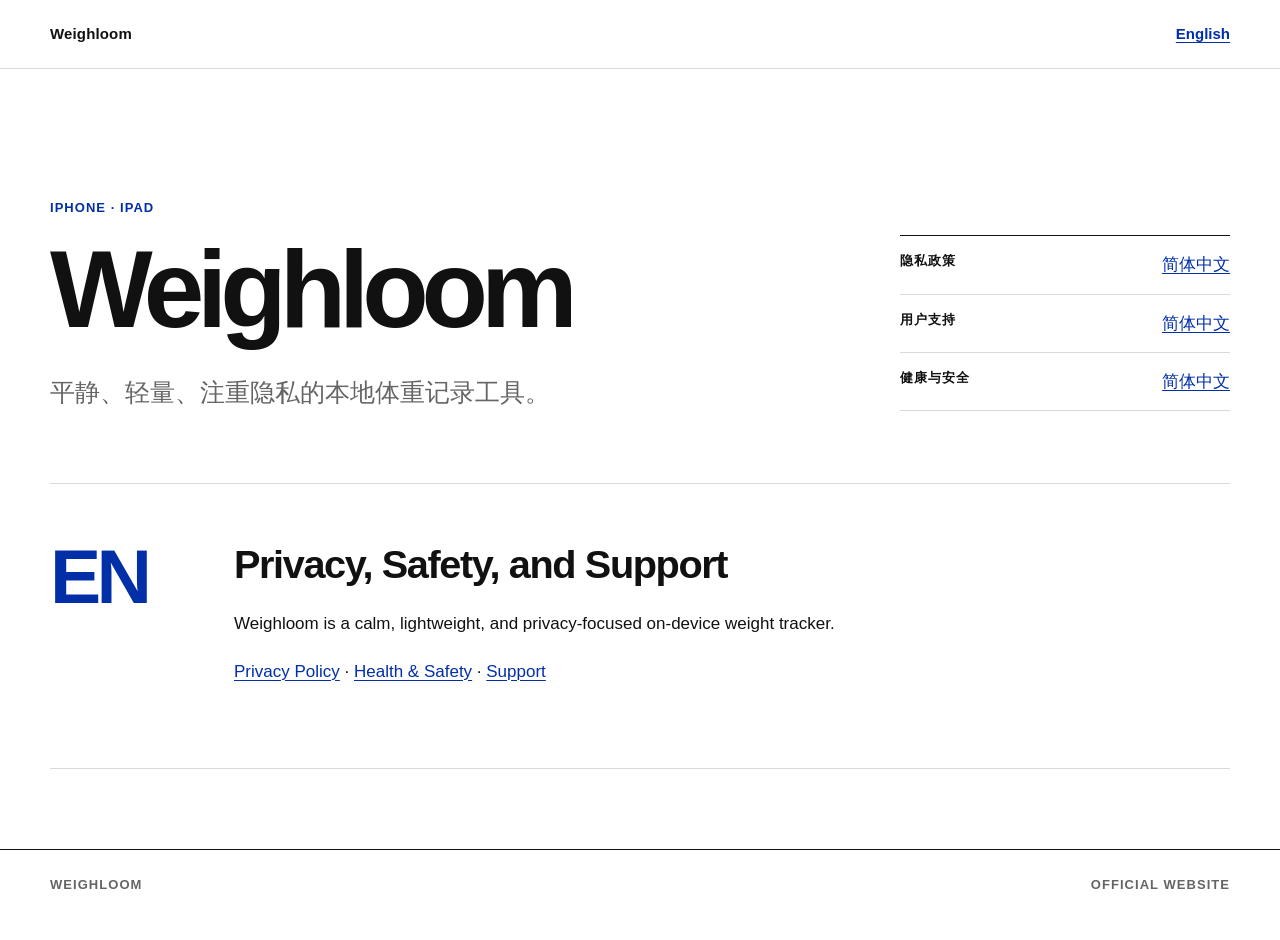
<file: index.html>
<!doctype html>
<html lang="zh-CN">
<head>
    <meta charset="utf-8">
    <meta name="viewport" content="width=device-width, initial-scale=1">
    <meta name="description" content="Weighloom 官方隐私政策、健康与安全说明及用户支持页面。">
    <meta name="robots" content="index,follow">
    <title>Weighloom</title>
    <link rel="stylesheet" href="privacy/privacy.css">
</head>
<body>
    <a class="skip-link" href="#content">跳到正文</a>

    <header class="topbar">
        <div class="topbar__inner">
            <a class="brand" href="./" aria-label="Weighloom 首页">Weighloom</a>
            <a class="language-link" href="#english" lang="en">English</a>
        </div>
    </header>

    <main id="content" class="page">
        <section class="hero" aria-labelledby="page-title">
            <div>
                <p class="eyebrow">iPhone · iPad</p>
                <h1 id="page-title">Weighloom</h1>
                <p class="lead">平静、轻量、注重隐私的本地体重记录工具。</p>
            </div>

            <dl class="meta" aria-label="网站导航">
                <div class="meta__row">
                    <dt>隐私政策</dt>
                    <dd><a href="privacy/">简体中文</a></dd>
                </div>
                <div class="meta__row">
                    <dt>用户支持</dt>
                    <dd><a href="support/">简体中文</a></dd>
                </div>
                <div class="meta__row">
                    <dt>健康与安全</dt>
                    <dd><a href="safety/">简体中文</a></dd>
                </div>
            </dl>
        </section>

        <section id="english" class="policy-section" aria-labelledby="english-title">
            <div class="section-number" aria-hidden="true">EN</div>
            <div>
                <h2 id="english-title">Privacy, Safety, and Support</h2>
                <p>Weighloom is a calm, lightweight, and privacy-focused on-device weight tracker.</p>
                <p><a href="privacy/en/">Privacy Policy</a> · <a href="safety/en/">Health &amp; Safety</a> · <a href="support/en/">Support</a></p>
            </div>
        </section>
    </main>

    <footer class="footer">
        <div class="footer__inner">
            <p>Weighloom</p>
            <p>Official Website</p>
        </div>
    </footer>
</body>
</html>
</file>
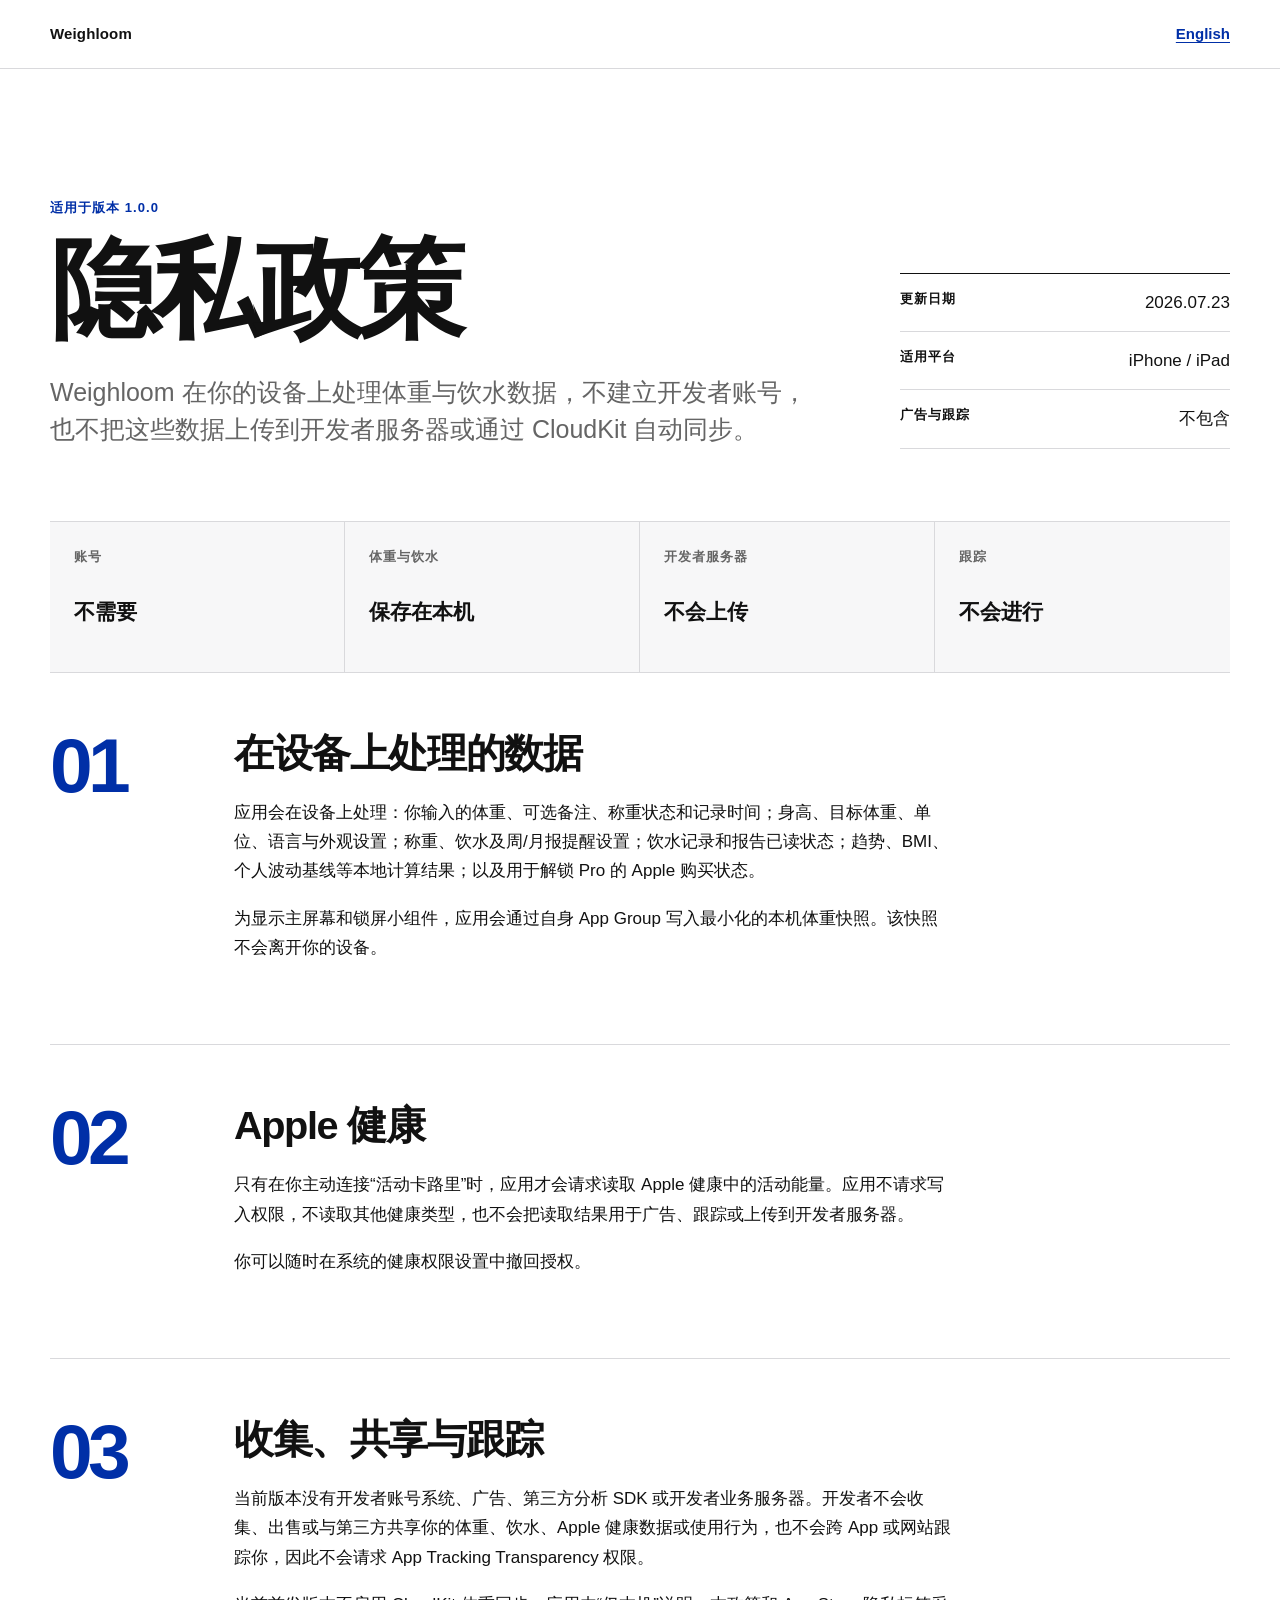
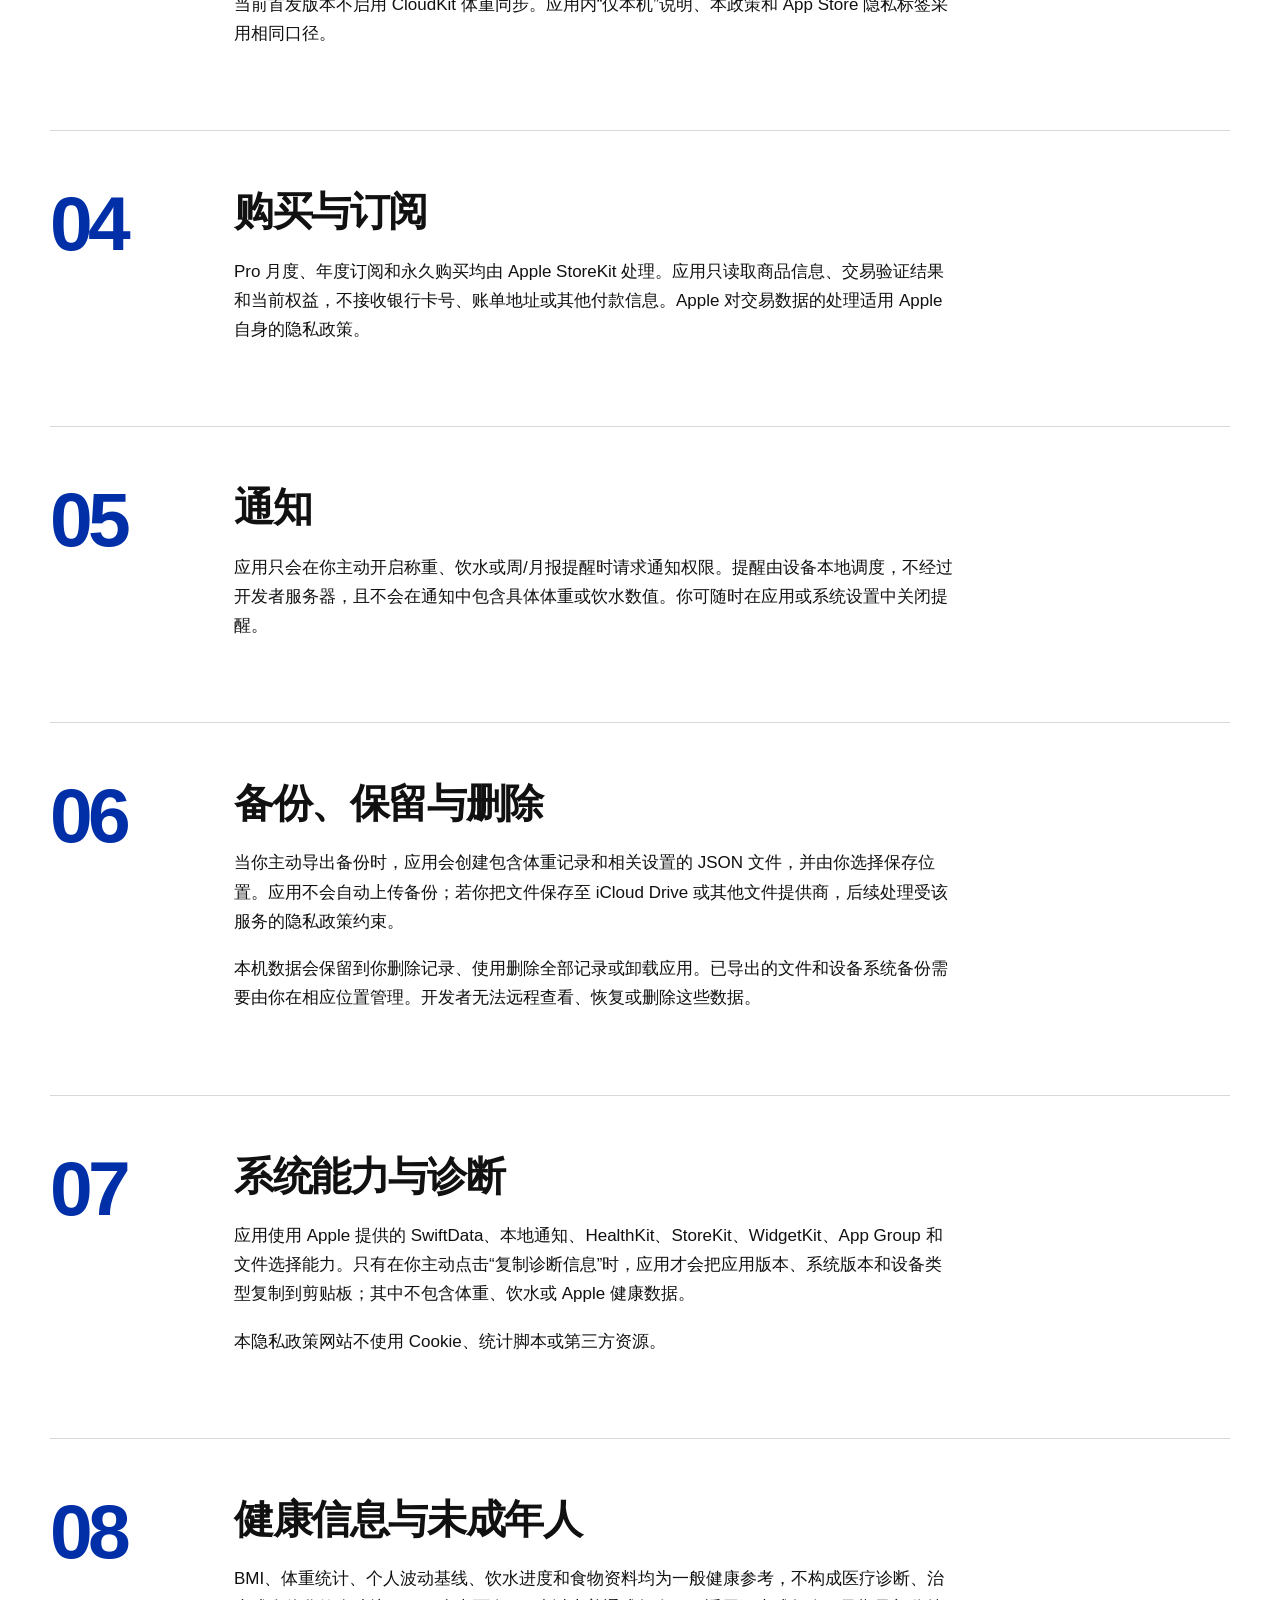
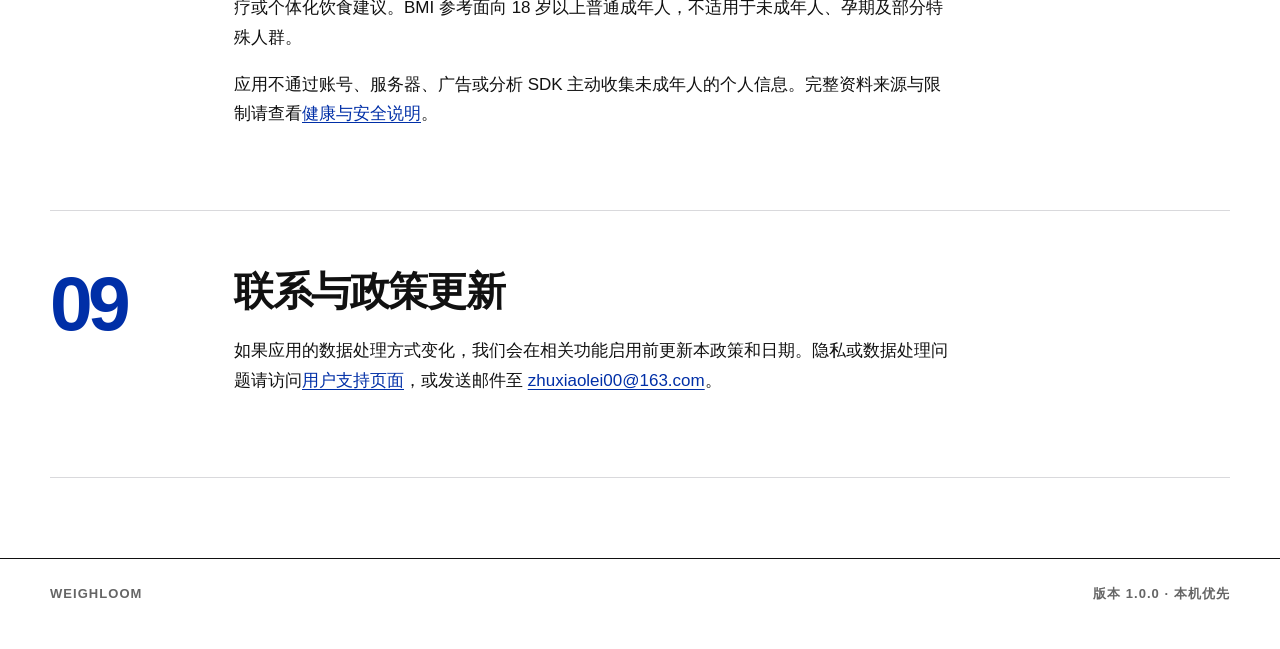
<file: privacy/index.html>
<!doctype html>
<html lang="zh-CN">
<head>
    <meta charset="utf-8">
    <meta name="viewport" content="width=device-width, initial-scale=1">
    <meta name="description" content="Weighloom 隐私政策：数据在设备上处理，不跟踪、不含广告、不启用体重 iCloud 同步。">
    <meta name="robots" content="index,follow">
    <title>隐私政策｜Weighloom</title>
    <link rel="stylesheet" href="privacy.css">
</head>
<body>
    <a class="skip-link" href="#content">跳到正文</a>
    <header class="topbar">
        <div class="topbar__inner">
            <a class="brand" href="../" aria-label="Weighloom 首页">Weighloom</a>
            <a class="language-link" href="en/" lang="en" hreflang="en">English</a>
        </div>
    </header>

    <main id="content" class="page">
        <section class="hero" aria-labelledby="page-title">
            <div>
                <p class="eyebrow">适用于版本 1.0.0</p>
                <h1 id="page-title">隐私政策</h1>
                <p class="lead">Weighloom 在你的设备上处理体重与饮水数据，不建立开发者账号，也不把这些数据上传到开发者服务器或通过 CloudKit 自动同步。</p>
            </div>
            <dl class="meta" aria-label="政策信息">
                <div class="meta__row"><dt>更新日期</dt><dd><time datetime="2026-07-23">2026.07.23</time></dd></div>
                <div class="meta__row"><dt>适用平台</dt><dd>iPhone / iPad</dd></div>
                <div class="meta__row"><dt>广告与跟踪</dt><dd>不包含</dd></div>
            </dl>
        </section>

        <dl class="summary" aria-label="隐私摘要">
            <div class="summary__item"><dt>账号</dt><dd>不需要</dd></div>
            <div class="summary__item"><dt>体重与饮水</dt><dd>保存在本机</dd></div>
            <div class="summary__item"><dt>开发者服务器</dt><dd>不会上传</dd></div>
            <div class="summary__item"><dt>跟踪</dt><dd>不会进行</dd></div>
        </dl>

        <div class="policy">
            <section class="policy-section" aria-labelledby="section-01">
                <div class="section-number" aria-hidden="true">01</div>
                <div>
                    <h2 id="section-01">在设备上处理的数据</h2>
                    <p>应用会在设备上处理：你输入的体重、可选备注、称重状态和记录时间；身高、目标体重、单位、语言与外观设置；称重、饮水及周/月报提醒设置；饮水记录和报告已读状态；趋势、BMI、个人波动基线等本地计算结果；以及用于解锁 Pro 的 Apple 购买状态。</p>
                    <p>为显示主屏幕和锁屏小组件，应用会通过自身 App Group 写入最小化的本机体重快照。该快照不会离开你的设备。</p>
                </div>
            </section>

            <section class="policy-section" aria-labelledby="section-02">
                <div class="section-number" aria-hidden="true">02</div>
                <div>
                    <h2 id="section-02">Apple 健康</h2>
                    <p>只有在你主动连接“活动卡路里”时，应用才会请求读取 Apple 健康中的活动能量。应用不请求写入权限，不读取其他健康类型，也不会把读取结果用于广告、跟踪或上传到开发者服务器。</p>
                    <p>你可以随时在系统的健康权限设置中撤回授权。</p>
                </div>
            </section>

            <section class="policy-section" aria-labelledby="section-03">
                <div class="section-number" aria-hidden="true">03</div>
                <div>
                    <h2 id="section-03">收集、共享与跟踪</h2>
                    <p>当前版本没有开发者账号系统、广告、第三方分析 SDK 或开发者业务服务器。开发者不会收集、出售或与第三方共享你的体重、饮水、Apple 健康数据或使用行为，也不会跨 App 或网站跟踪你，因此不会请求 App Tracking Transparency 权限。</p>
                    <p>当前首发版本不启用 CloudKit 体重同步。应用内“仅本机”说明、本政策和 App Store 隐私标签采用相同口径。</p>
                </div>
            </section>

            <section class="policy-section" aria-labelledby="section-04">
                <div class="section-number" aria-hidden="true">04</div>
                <div>
                    <h2 id="section-04">购买与订阅</h2>
                    <p>Pro 月度、年度订阅和永久购买均由 Apple StoreKit 处理。应用只读取商品信息、交易验证结果和当前权益，不接收银行卡号、账单地址或其他付款信息。Apple 对交易数据的处理适用 Apple 自身的隐私政策。</p>
                </div>
            </section>

            <section class="policy-section" aria-labelledby="section-05">
                <div class="section-number" aria-hidden="true">05</div>
                <div>
                    <h2 id="section-05">通知</h2>
                    <p>应用只会在你主动开启称重、饮水或周/月报提醒时请求通知权限。提醒由设备本地调度，不经过开发者服务器，且不会在通知中包含具体体重或饮水数值。你可随时在应用或系统设置中关闭提醒。</p>
                </div>
            </section>

            <section class="policy-section" aria-labelledby="section-06">
                <div class="section-number" aria-hidden="true">06</div>
                <div>
                    <h2 id="section-06">备份、保留与删除</h2>
                    <p>当你主动导出备份时，应用会创建包含体重记录和相关设置的 JSON 文件，并由你选择保存位置。应用不会自动上传备份；若你把文件保存至 iCloud Drive 或其他文件提供商，后续处理受该服务的隐私政策约束。</p>
                    <p>本机数据会保留到你删除记录、使用删除全部记录或卸载应用。已导出的文件和设备系统备份需要由你在相应位置管理。开发者无法远程查看、恢复或删除这些数据。</p>
                </div>
            </section>

            <section class="policy-section" aria-labelledby="section-07">
                <div class="section-number" aria-hidden="true">07</div>
                <div>
                    <h2 id="section-07">系统能力与诊断</h2>
                    <p>应用使用 Apple 提供的 SwiftData、本地通知、HealthKit、StoreKit、WidgetKit、App Group 和文件选择能力。只有在你主动点击“复制诊断信息”时，应用才会把应用版本、系统版本和设备类型复制到剪贴板；其中不包含体重、饮水或 Apple 健康数据。</p>
                    <p>本隐私政策网站不使用 Cookie、统计脚本或第三方资源。</p>
                </div>
            </section>

            <section class="policy-section" aria-labelledby="section-08">
                <div class="section-number" aria-hidden="true">08</div>
                <div>
                    <h2 id="section-08">健康信息与未成年人</h2>
                    <p>BMI、体重统计、个人波动基线、饮水进度和食物资料均为一般健康参考，不构成医疗诊断、治疗或个体化饮食建议。BMI 参考面向 18 岁以上普通成年人，不适用于未成年人、孕期及部分特殊人群。</p>
                    <p>应用不通过账号、服务器、广告或分析 SDK 主动收集未成年人的个人信息。完整资料来源与限制请查看<a href="../safety/">健康与安全说明</a>。</p>
                </div>
            </section>

            <section class="policy-section" aria-labelledby="section-09">
                <div class="section-number" aria-hidden="true">09</div>
                <div>
                    <h2 id="section-09">联系与政策更新</h2>
                    <p>如果应用的数据处理方式变化，我们会在相关功能启用前更新本政策和日期。隐私或数据处理问题请访问<a href="../support/">用户支持页面</a>，或发送邮件至 <a href="mailto:zhuxiaolei00@163.com">zhuxiaolei00@163.com</a>。</p>
                </div>
            </section>
        </div>
    </main>

    <footer class="footer"><div class="footer__inner"><p>Weighloom</p><p>版本 1.0.0 · 本机优先</p></div></footer>
</body>
</html>
</file>
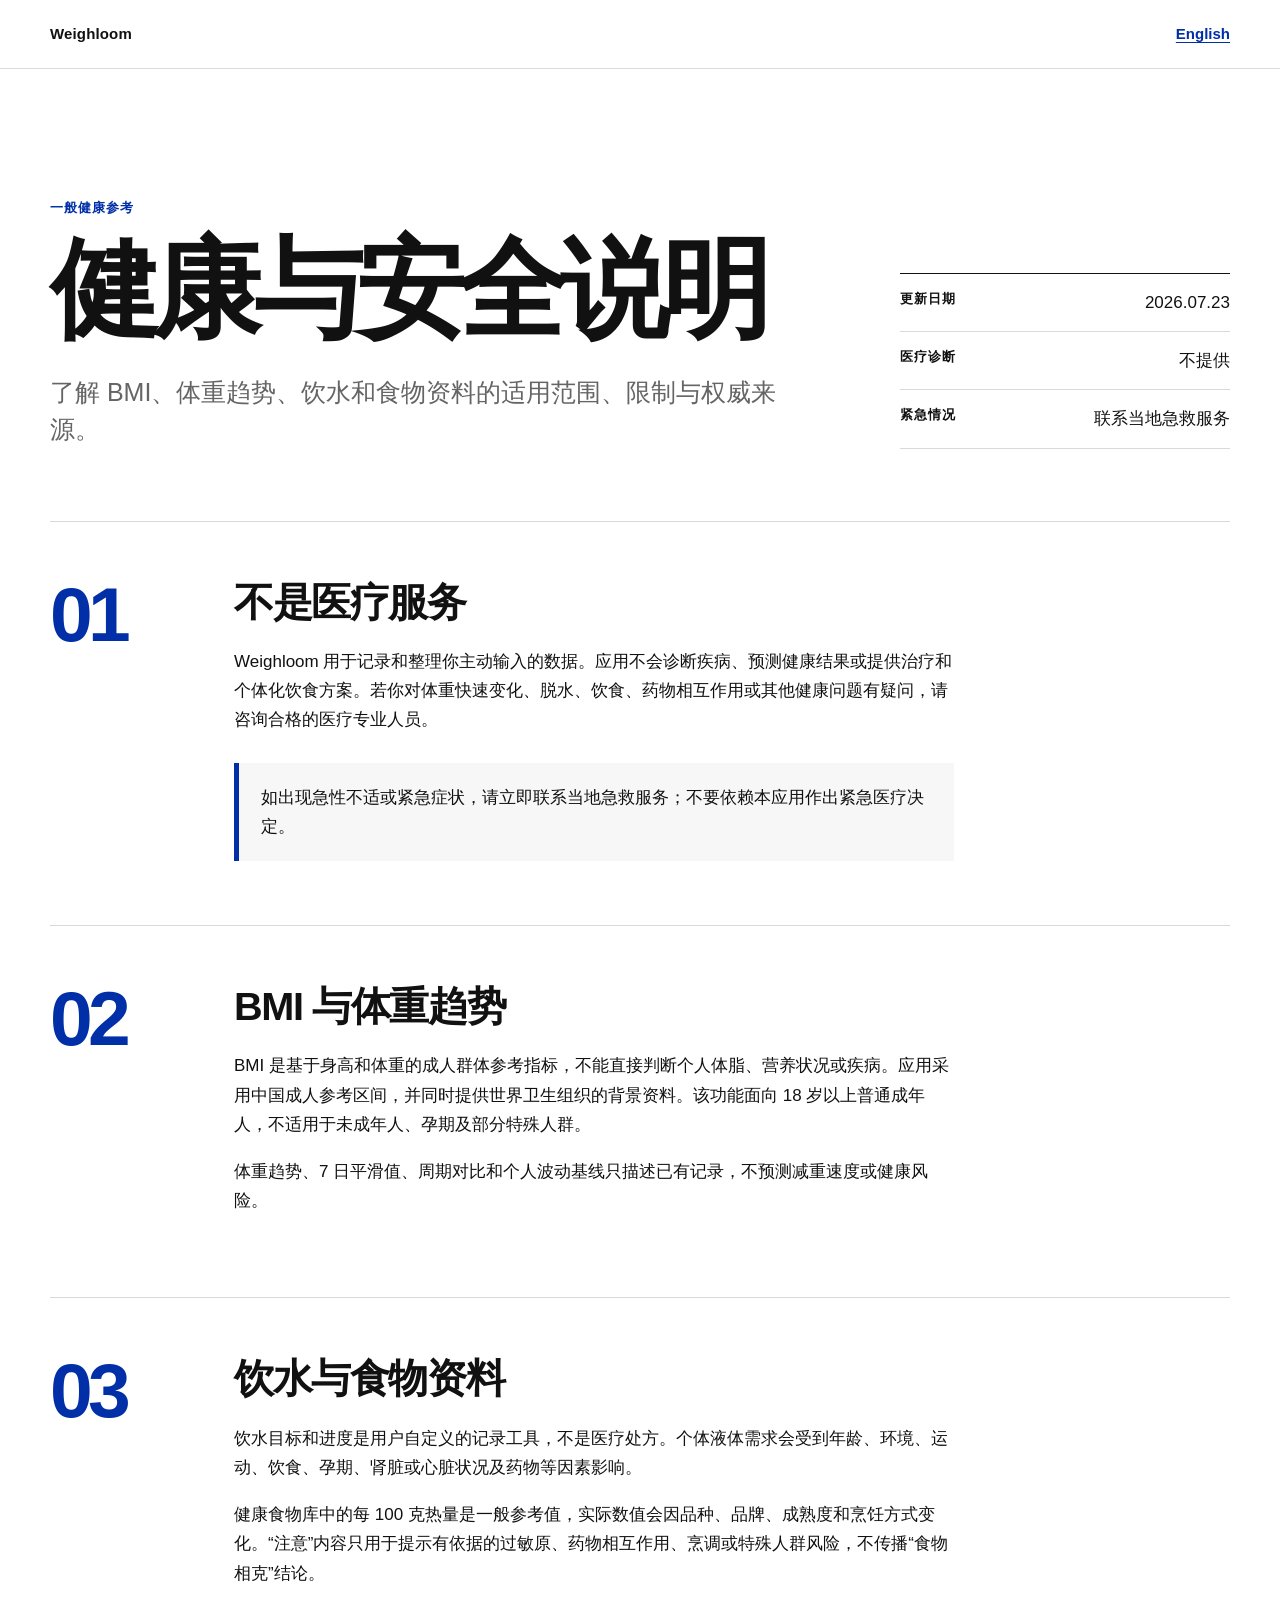
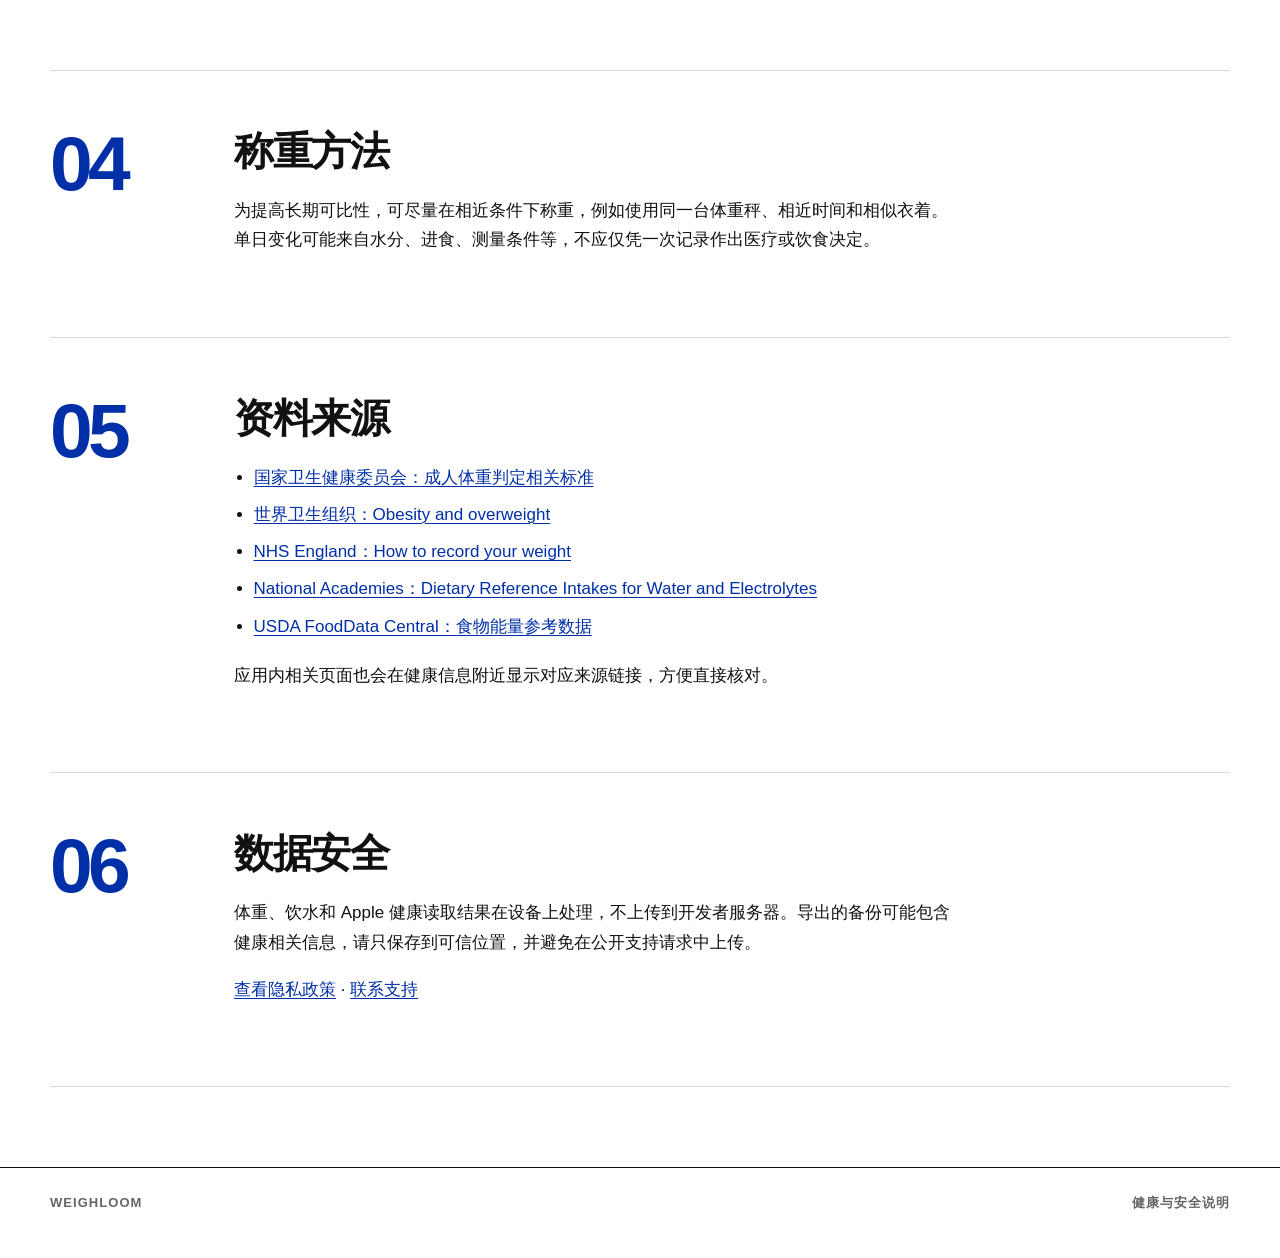
<file: safety/index.html>
<!doctype html>
<html lang="zh-CN">
<head>
    <meta charset="utf-8">
    <meta name="viewport" content="width=device-width, initial-scale=1">
    <meta name="description" content="Weighloom 健康与安全说明、使用限制和资料来源。">
    <meta name="robots" content="index,follow">
    <title>健康与安全｜Weighloom</title>
    <link rel="stylesheet" href="../privacy/privacy.css">
</head>
<body>
    <a class="skip-link" href="#content">跳到正文</a>
    <header class="topbar"><div class="topbar__inner"><a class="brand" href="../" aria-label="Weighloom 首页">Weighloom</a><a class="language-link" href="en/" lang="en" hreflang="en">English</a></div></header>

    <main id="content" class="page">
        <section class="hero" aria-labelledby="page-title">
            <div><p class="eyebrow">一般健康参考</p><h1 id="page-title">健康与安全说明</h1><p class="lead">了解 BMI、体重趋势、饮水和食物资料的适用范围、限制与权威来源。</p></div>
            <dl class="meta" aria-label="安全信息"><div class="meta__row"><dt>更新日期</dt><dd>2026.07.23</dd></div><div class="meta__row"><dt>医疗诊断</dt><dd>不提供</dd></div><div class="meta__row"><dt>紧急情况</dt><dd>联系当地急救服务</dd></div></dl>
        </section>

        <div class="policy">
            <section class="policy-section" aria-labelledby="section-01"><div class="section-number" aria-hidden="true">01</div><div>
                <h2 id="section-01">不是医疗服务</h2>
                <p>Weighloom 用于记录和整理你主动输入的数据。应用不会诊断疾病、预测健康结果或提供治疗和个体化饮食方案。若你对体重快速变化、脱水、饮食、药物相互作用或其他健康问题有疑问，请咨询合格的医疗专业人员。</p>
                <div class="notice">如出现急性不适或紧急症状，请立即联系当地急救服务；不要依赖本应用作出紧急医疗决定。</div>
            </div></section>

            <section class="policy-section" aria-labelledby="section-02"><div class="section-number" aria-hidden="true">02</div><div>
                <h2 id="section-02">BMI 与体重趋势</h2>
                <p>BMI 是基于身高和体重的成人群体参考指标，不能直接判断个人体脂、营养状况或疾病。应用采用中国成人参考区间，并同时提供世界卫生组织的背景资料。该功能面向 18 岁以上普通成年人，不适用于未成年人、孕期及部分特殊人群。</p>
                <p>体重趋势、7 日平滑值、周期对比和个人波动基线只描述已有记录，不预测减重速度或健康风险。</p>
            </div></section>

            <section class="policy-section" aria-labelledby="section-03"><div class="section-number" aria-hidden="true">03</div><div>
                <h2 id="section-03">饮水与食物资料</h2>
                <p>饮水目标和进度是用户自定义的记录工具，不是医疗处方。个体液体需求会受到年龄、环境、运动、饮食、孕期、肾脏或心脏状况及药物等因素影响。</p>
                <p>健康食物库中的每 100 克热量是一般参考值，实际数值会因品种、品牌、成熟度和烹饪方式变化。“注意”内容只用于提示有依据的过敏原、药物相互作用、烹调或特殊人群风险，不传播“食物相克”结论。</p>
            </div></section>

            <section class="policy-section" aria-labelledby="section-04"><div class="section-number" aria-hidden="true">04</div><div>
                <h2 id="section-04">称重方法</h2>
                <p>为提高长期可比性，可尽量在相近条件下称重，例如使用同一台体重秤、相近时间和相似衣着。单日变化可能来自水分、进食、测量条件等，不应仅凭一次记录作出医疗或饮食决定。</p>
            </div></section>

            <section class="policy-section" aria-labelledby="section-05"><div class="section-number" aria-hidden="true">05</div><div>
                <h2 id="section-05">资料来源</h2>
                <ul>
                    <li><a href="https://www.nhc.gov.cn/wjw/yingyang/201308/a233d450fdbc47c5ad4f08b7e394d1e8.shtml" rel="noreferrer">国家卫生健康委员会：成人体重判定相关标准</a></li>
                    <li><a href="https://www.who.int/news-room/fact-sheets/detail/obesity-and-overweight" rel="noreferrer">世界卫生组织：Obesity and overweight</a></li>
                    <li><a href="https://www.england.nhs.uk/long-read/how-to-record-your-weight/" rel="noreferrer">NHS England：How to record your weight</a></li>
                    <li><a href="https://nap.nationalacademies.org/read/10925/chapter/2" rel="noreferrer">National Academies：Dietary Reference Intakes for Water and Electrolytes</a></li>
                    <li><a href="https://fdc.nal.usda.gov/" rel="noreferrer">USDA FoodData Central：食物能量参考数据</a></li>
                </ul>
                <p>应用内相关页面也会在健康信息附近显示对应来源链接，方便直接核对。</p>
            </div></section>

            <section class="policy-section" aria-labelledby="section-06"><div class="section-number" aria-hidden="true">06</div><div>
                <h2 id="section-06">数据安全</h2>
                <p>体重、饮水和 Apple 健康读取结果在设备上处理，不上传到开发者服务器。导出的备份可能包含健康相关信息，请只保存到可信位置，并避免在公开支持请求中上传。</p>
                <p><a href="../privacy/">查看隐私政策</a> · <a href="../support/">联系支持</a></p>
            </div></section>
        </div>
    </main>

    <footer class="footer"><div class="footer__inner"><p>Weighloom</p><p>健康与安全说明</p></div></footer>
</body>
</html>
</file>
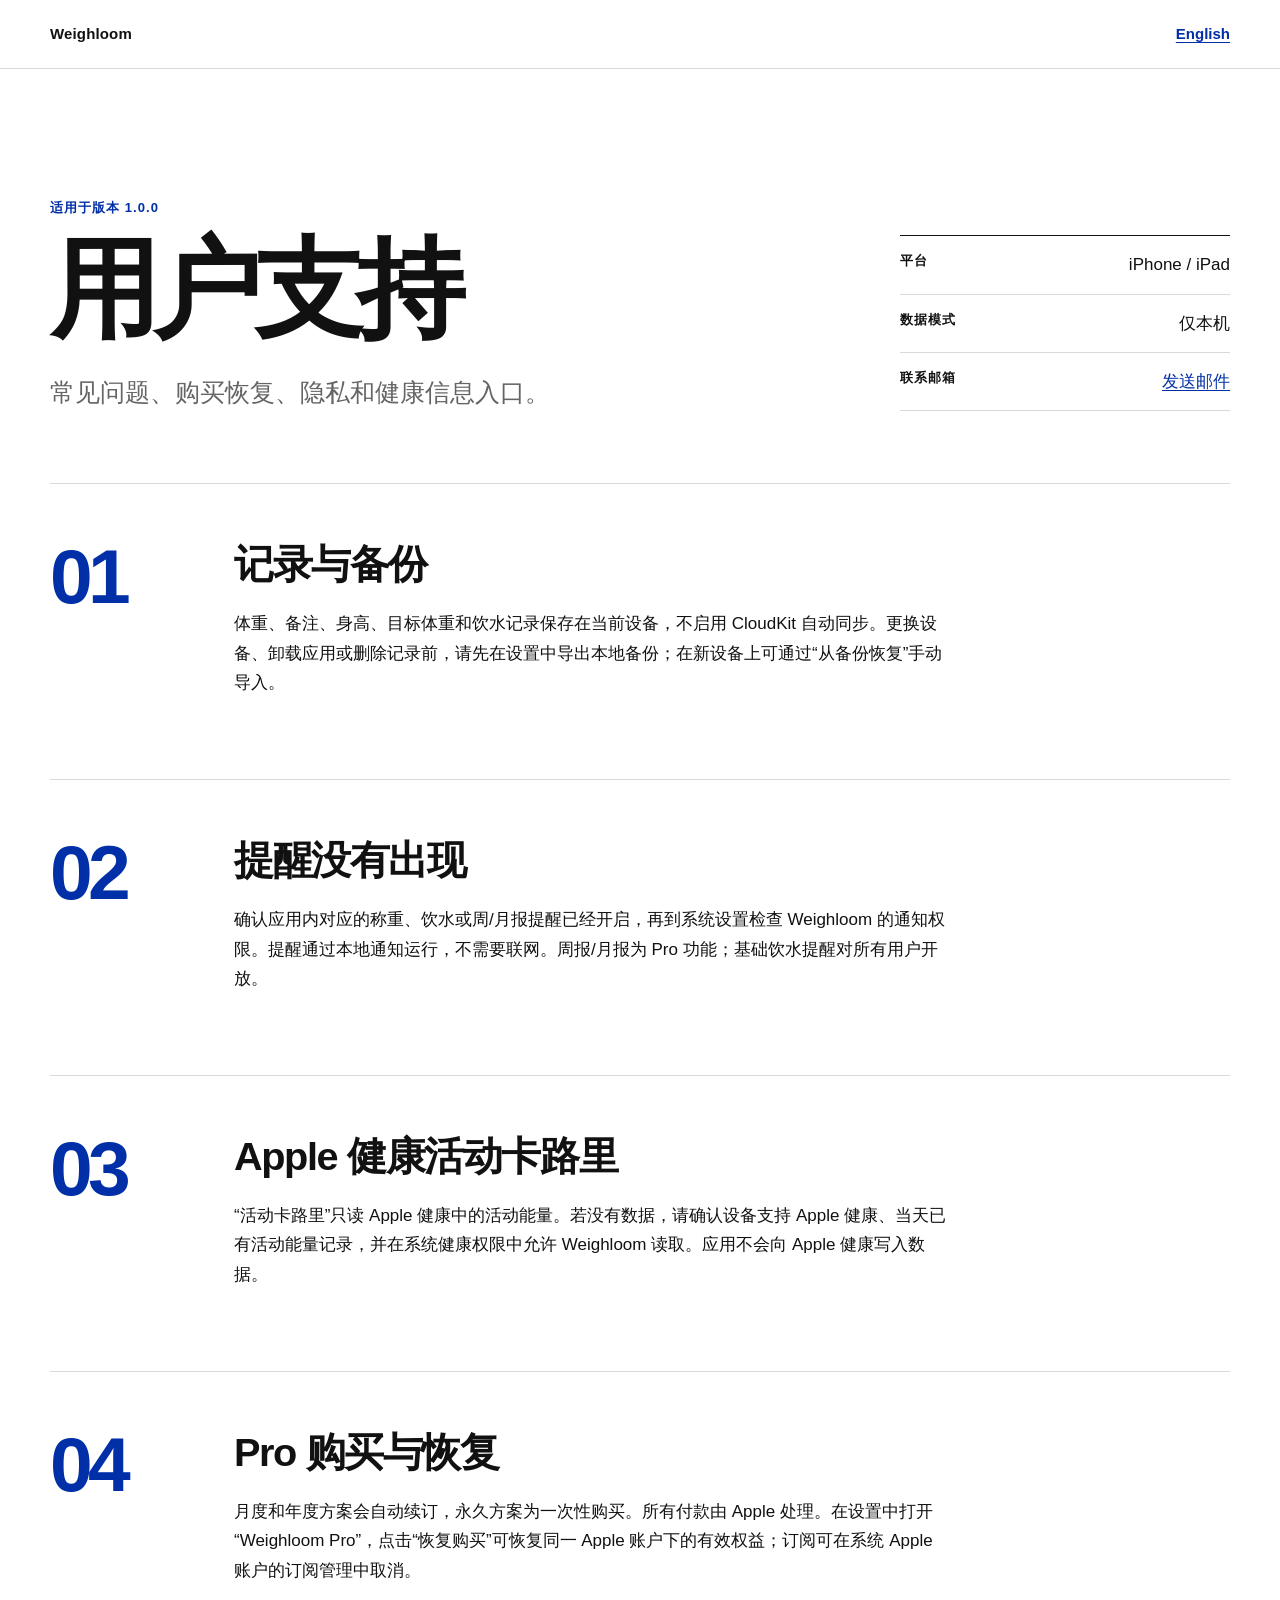
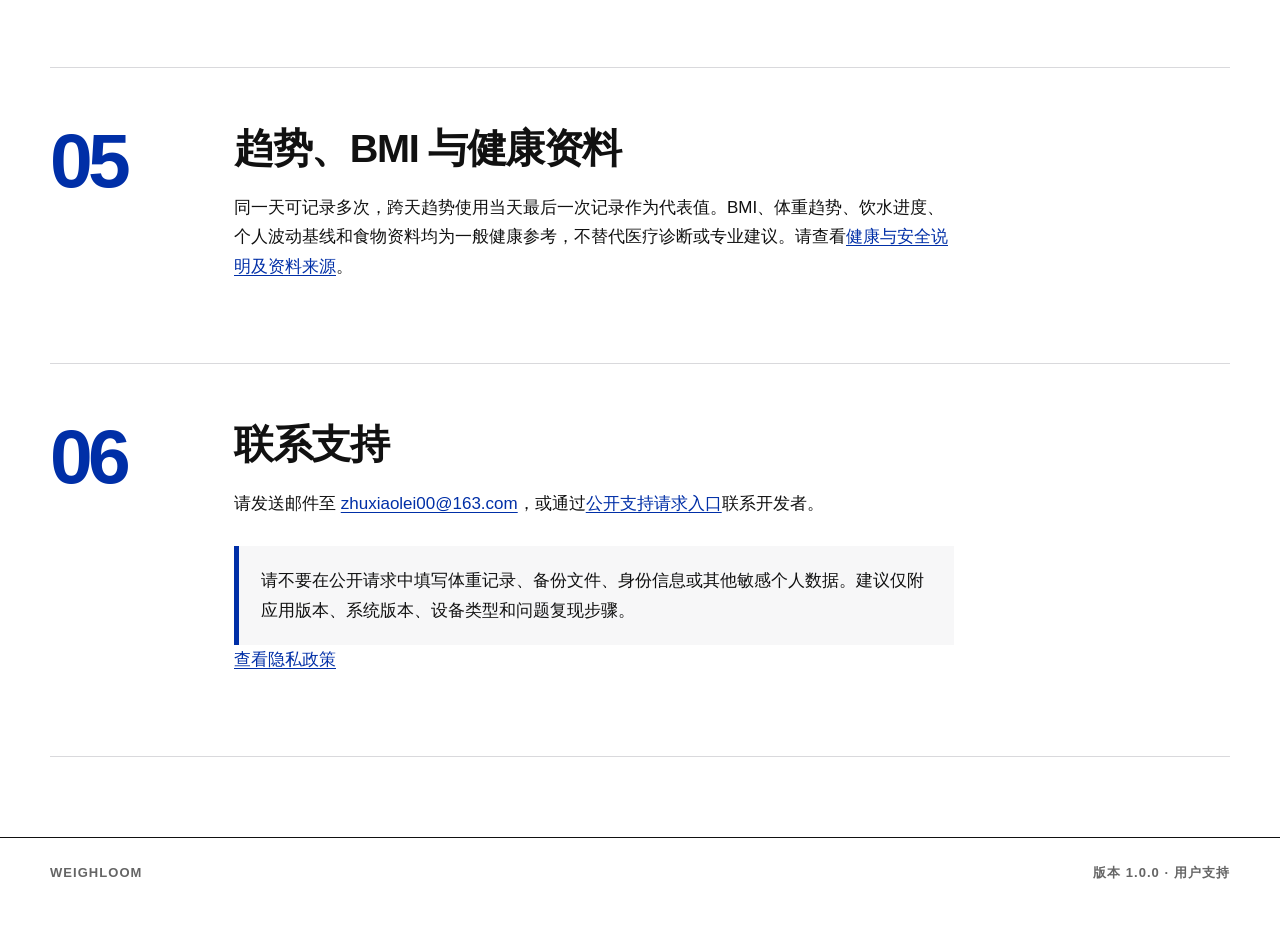
<file: support/index.html>
<!doctype html>
<html lang="zh-CN">
<head>
    <meta charset="utf-8">
    <meta name="viewport" content="width=device-width, initial-scale=1">
    <meta name="description" content="Weighloom 用户支持、常见问题与反馈入口。">
    <meta name="robots" content="index,follow">
    <title>用户支持｜Weighloom</title>
    <link rel="stylesheet" href="../privacy/privacy.css">
</head>
<body>
    <a class="skip-link" href="#content">跳到正文</a>
    <header class="topbar"><div class="topbar__inner"><a class="brand" href="../" aria-label="Weighloom 首页">Weighloom</a><a class="language-link" href="en/" lang="en" hreflang="en">English</a></div></header>

    <main id="content" class="page">
        <section class="hero" aria-labelledby="page-title">
            <div><p class="eyebrow">适用于版本 1.0.0</p><h1 id="page-title">用户支持</h1><p class="lead">常见问题、购买恢复、隐私和健康信息入口。</p></div>
            <dl class="meta" aria-label="支持信息">
                <div class="meta__row"><dt>平台</dt><dd>iPhone / iPad</dd></div>
                <div class="meta__row"><dt>数据模式</dt><dd>仅本机</dd></div>
                <div class="meta__row"><dt>联系邮箱</dt><dd><a href="mailto:zhuxiaolei00@163.com">发送邮件</a></dd></div>
            </dl>
        </section>

        <div class="policy">
            <section class="policy-section" aria-labelledby="section-01"><div class="section-number" aria-hidden="true">01</div><div>
                <h2 id="section-01">记录与备份</h2>
                <p>体重、备注、身高、目标体重和饮水记录保存在当前设备，不启用 CloudKit 自动同步。更换设备、卸载应用或删除记录前，请先在设置中导出本地备份；在新设备上可通过“从备份恢复”手动导入。</p>
            </div></section>

            <section class="policy-section" aria-labelledby="section-02"><div class="section-number" aria-hidden="true">02</div><div>
                <h2 id="section-02">提醒没有出现</h2>
                <p>确认应用内对应的称重、饮水或周/月报提醒已经开启，再到系统设置检查 Weighloom 的通知权限。提醒通过本地通知运行，不需要联网。周报/月报为 Pro 功能；基础饮水提醒对所有用户开放。</p>
            </div></section>

            <section class="policy-section" aria-labelledby="section-03"><div class="section-number" aria-hidden="true">03</div><div>
                <h2 id="section-03">Apple 健康活动卡路里</h2>
                <p>“活动卡路里”只读 Apple 健康中的活动能量。若没有数据，请确认设备支持 Apple 健康、当天已有活动能量记录，并在系统健康权限中允许 Weighloom 读取。应用不会向 Apple 健康写入数据。</p>
            </div></section>

            <section class="policy-section" aria-labelledby="section-04"><div class="section-number" aria-hidden="true">04</div><div>
                <h2 id="section-04">Pro 购买与恢复</h2>
                <p>月度和年度方案会自动续订，永久方案为一次性购买。所有付款由 Apple 处理。在设置中打开“Weighloom Pro”，点击“恢复购买”可恢复同一 Apple 账户下的有效权益；订阅可在系统 Apple 账户的订阅管理中取消。</p>
            </div></section>

            <section class="policy-section" aria-labelledby="section-05"><div class="section-number" aria-hidden="true">05</div><div>
                <h2 id="section-05">趋势、BMI 与健康资料</h2>
                <p>同一天可记录多次，跨天趋势使用当天最后一次记录作为代表值。BMI、体重趋势、饮水进度、个人波动基线和食物资料均为一般健康参考，不替代医疗诊断或专业建议。请查看<a href="../safety/">健康与安全说明及资料来源</a>。</p>
            </div></section>

            <section class="policy-section" aria-labelledby="section-06"><div class="section-number" aria-hidden="true">06</div><div>
                <h2 id="section-06">联系支持</h2>
                <p>请发送邮件至 <a href="mailto:zhuxiaolei00@163.com">zhuxiaolei00@163.com</a>，或通过<a href="https://github.com/Zenchronix/weighloom-site/issues/new?title=Weighloom%20Support%3A%20" rel="noreferrer">公开支持请求入口</a>联系开发者。</p>
                <div class="notice">请不要在公开请求中填写体重记录、备份文件、身份信息或其他敏感个人数据。建议仅附应用版本、系统版本、设备类型和问题复现步骤。</div>
                <p><a href="../privacy/">查看隐私政策</a></p>
            </div></section>
        </div>
    </main>

    <footer class="footer"><div class="footer__inner"><p>Weighloom</p><p>版本 1.0.0 · 用户支持</p></div></footer>
</body>
</html>
</file>
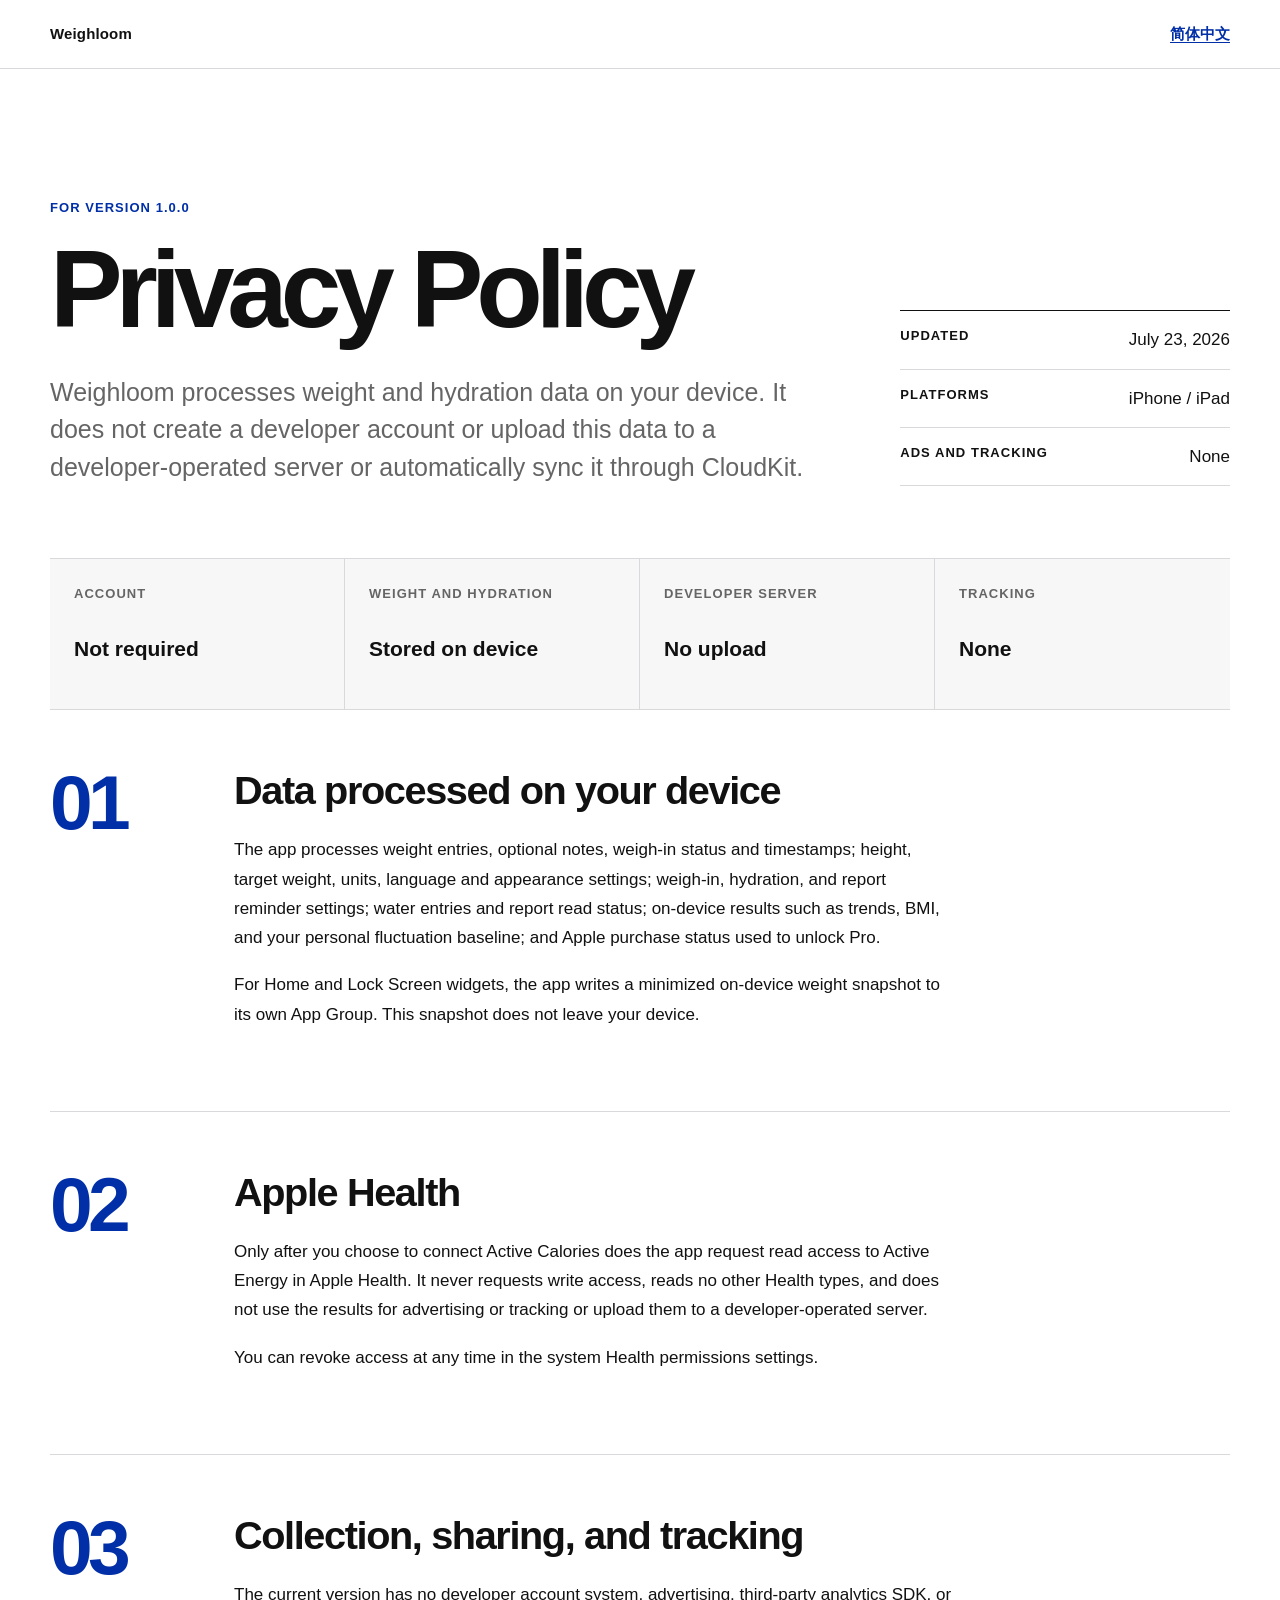
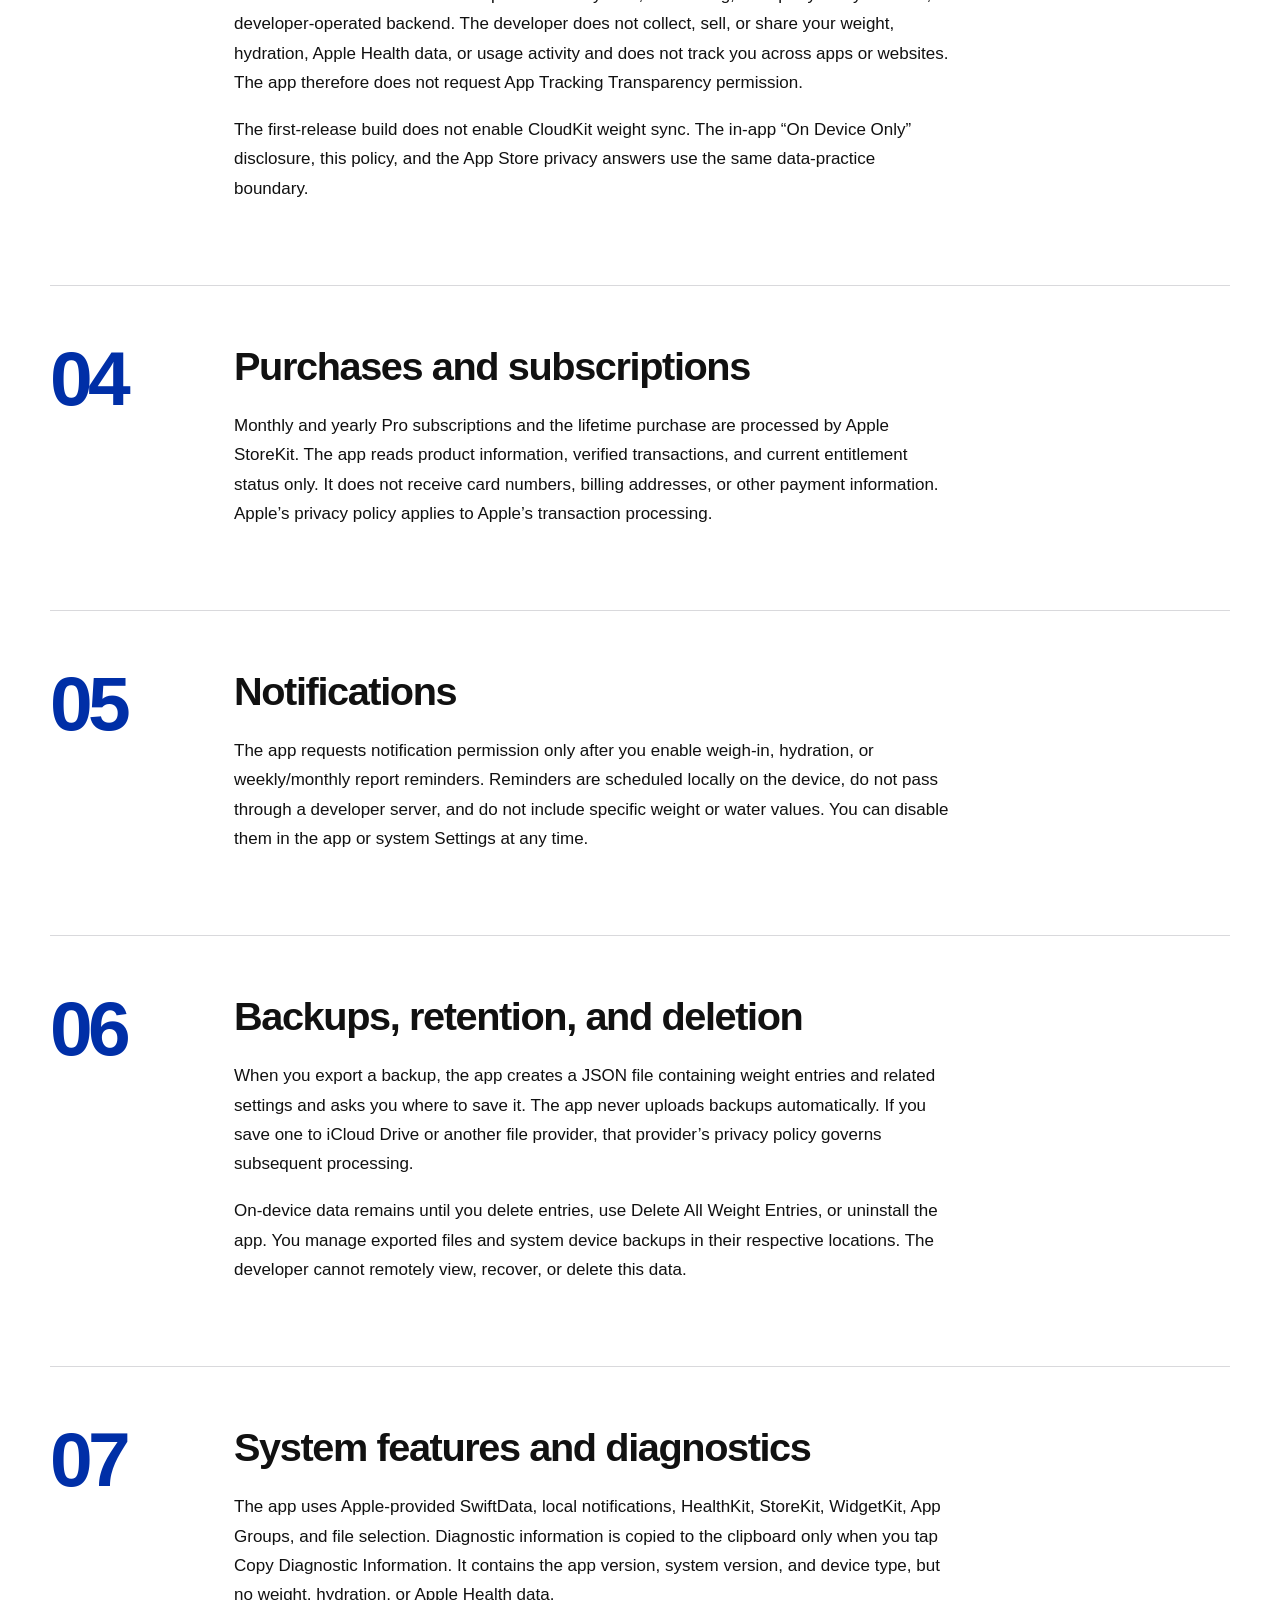
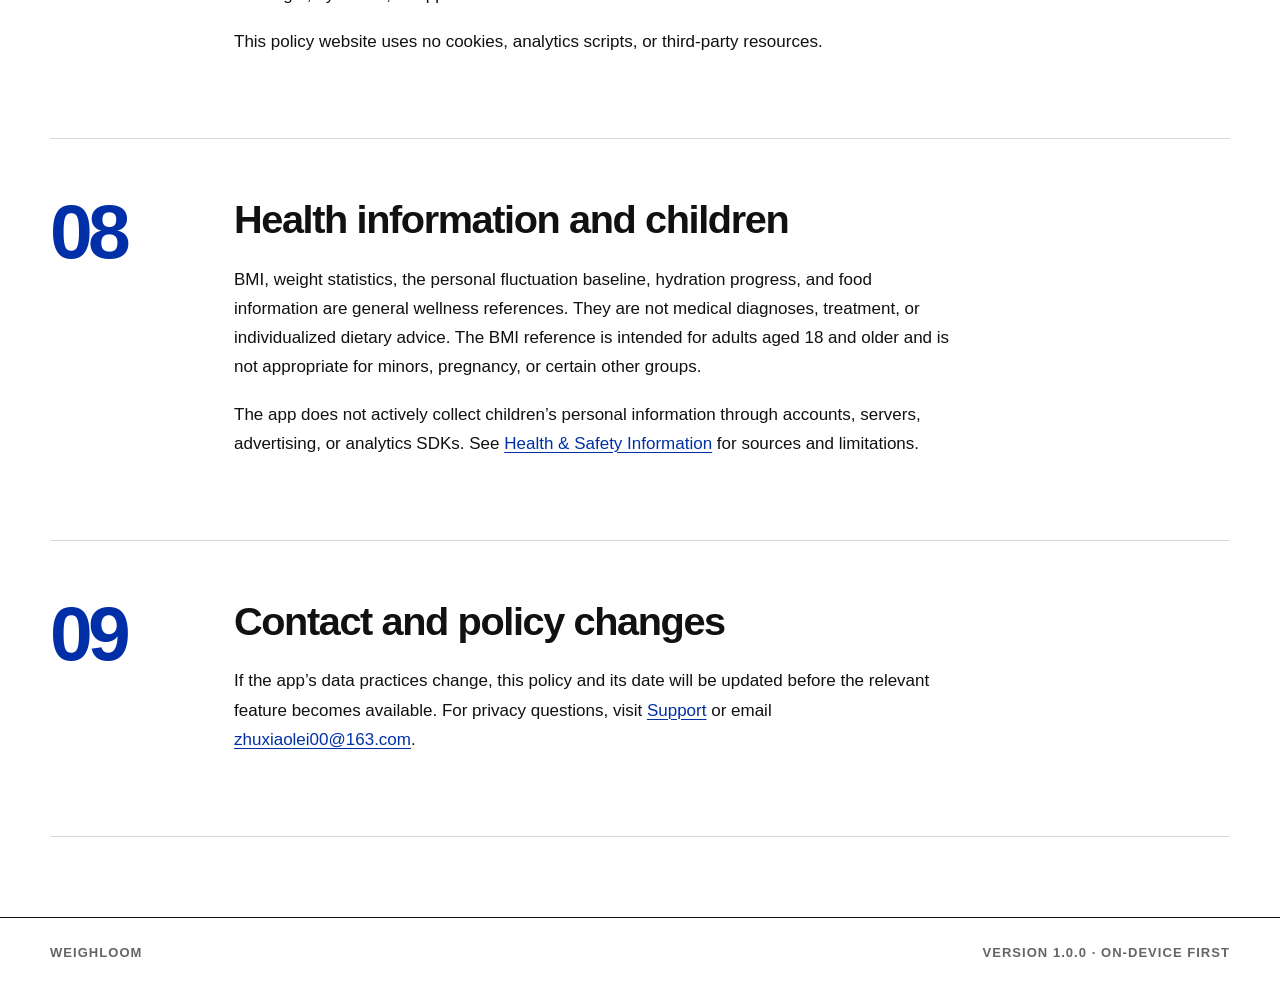
<file: privacy/en/index.html>
<!doctype html>
<html lang="en">
<head>
    <meta charset="utf-8">
    <meta name="viewport" content="width=device-width, initial-scale=1">
    <meta name="description" content="Weighloom Privacy Policy: on-device processing, no tracking, no ads, and no automatic CloudKit weight sync.">
    <meta name="robots" content="index,follow">
    <title>Privacy Policy | Weighloom</title>
    <link rel="stylesheet" href="../privacy.css">
</head>
<body>
    <a class="skip-link" href="#content">Skip to policy</a>
    <header class="topbar">
        <div class="topbar__inner">
            <a class="brand" href="../../" aria-label="Weighloom home">Weighloom</a>
            <a class="language-link" href="../" lang="zh-CN" hreflang="zh-CN">简体中文</a>
        </div>
    </header>

    <main id="content" class="page">
        <section class="hero" aria-labelledby="page-title">
            <div>
                <p class="eyebrow">For version 1.0.0</p>
                <h1 id="page-title">Privacy Policy</h1>
                <p class="lead">Weighloom processes weight and hydration data on your device. It does not create a developer account or upload this data to a developer-operated server or automatically sync it through CloudKit.</p>
            </div>
            <dl class="meta" aria-label="Policy information">
                <div class="meta__row"><dt>Updated</dt><dd><time datetime="2026-07-23">July 23, 2026</time></dd></div>
                <div class="meta__row"><dt>Platforms</dt><dd>iPhone / iPad</dd></div>
                <div class="meta__row"><dt>Ads and tracking</dt><dd>None</dd></div>
            </dl>
        </section>

        <dl class="summary" aria-label="Privacy summary">
            <div class="summary__item"><dt>Account</dt><dd>Not required</dd></div>
            <div class="summary__item"><dt>Weight and hydration</dt><dd>Stored on device</dd></div>
            <div class="summary__item"><dt>Developer server</dt><dd>No upload</dd></div>
            <div class="summary__item"><dt>Tracking</dt><dd>None</dd></div>
        </dl>

        <div class="policy">
            <section class="policy-section" aria-labelledby="section-01">
                <div class="section-number" aria-hidden="true">01</div>
                <div>
                    <h2 id="section-01">Data processed on your device</h2>
                    <p>The app processes weight entries, optional notes, weigh-in status and timestamps; height, target weight, units, language and appearance settings; weigh-in, hydration, and report reminder settings; water entries and report read status; on-device results such as trends, BMI, and your personal fluctuation baseline; and Apple purchase status used to unlock Pro.</p>
                    <p>For Home and Lock Screen widgets, the app writes a minimized on-device weight snapshot to its own App Group. This snapshot does not leave your device.</p>
                </div>
            </section>

            <section class="policy-section" aria-labelledby="section-02">
                <div class="section-number" aria-hidden="true">02</div>
                <div>
                    <h2 id="section-02">Apple Health</h2>
                    <p>Only after you choose to connect Active Calories does the app request read access to Active Energy in Apple Health. It never requests write access, reads no other Health types, and does not use the results for advertising or tracking or upload them to a developer-operated server.</p>
                    <p>You can revoke access at any time in the system Health permissions settings.</p>
                </div>
            </section>

            <section class="policy-section" aria-labelledby="section-03">
                <div class="section-number" aria-hidden="true">03</div>
                <div>
                    <h2 id="section-03">Collection, sharing, and tracking</h2>
                    <p>The current version has no developer account system, advertising, third-party analytics SDK, or developer-operated backend. The developer does not collect, sell, or share your weight, hydration, Apple Health data, or usage activity and does not track you across apps or websites. The app therefore does not request App Tracking Transparency permission.</p>
                    <p>The first-release build does not enable CloudKit weight sync. The in-app “On Device Only” disclosure, this policy, and the App Store privacy answers use the same data-practice boundary.</p>
                </div>
            </section>

            <section class="policy-section" aria-labelledby="section-04">
                <div class="section-number" aria-hidden="true">04</div>
                <div>
                    <h2 id="section-04">Purchases and subscriptions</h2>
                    <p>Monthly and yearly Pro subscriptions and the lifetime purchase are processed by Apple StoreKit. The app reads product information, verified transactions, and current entitlement status only. It does not receive card numbers, billing addresses, or other payment information. Apple’s privacy policy applies to Apple’s transaction processing.</p>
                </div>
            </section>

            <section class="policy-section" aria-labelledby="section-05">
                <div class="section-number" aria-hidden="true">05</div>
                <div>
                    <h2 id="section-05">Notifications</h2>
                    <p>The app requests notification permission only after you enable weigh-in, hydration, or weekly/monthly report reminders. Reminders are scheduled locally on the device, do not pass through a developer server, and do not include specific weight or water values. You can disable them in the app or system Settings at any time.</p>
                </div>
            </section>

            <section class="policy-section" aria-labelledby="section-06">
                <div class="section-number" aria-hidden="true">06</div>
                <div>
                    <h2 id="section-06">Backups, retention, and deletion</h2>
                    <p>When you export a backup, the app creates a JSON file containing weight entries and related settings and asks you where to save it. The app never uploads backups automatically. If you save one to iCloud Drive or another file provider, that provider’s privacy policy governs subsequent processing.</p>
                    <p>On-device data remains until you delete entries, use Delete All Weight Entries, or uninstall the app. You manage exported files and system device backups in their respective locations. The developer cannot remotely view, recover, or delete this data.</p>
                </div>
            </section>

            <section class="policy-section" aria-labelledby="section-07">
                <div class="section-number" aria-hidden="true">07</div>
                <div>
                    <h2 id="section-07">System features and diagnostics</h2>
                    <p>The app uses Apple-provided SwiftData, local notifications, HealthKit, StoreKit, WidgetKit, App Groups, and file selection. Diagnostic information is copied to the clipboard only when you tap Copy Diagnostic Information. It contains the app version, system version, and device type, but no weight, hydration, or Apple Health data.</p>
                    <p>This policy website uses no cookies, analytics scripts, or third-party resources.</p>
                </div>
            </section>

            <section class="policy-section" aria-labelledby="section-08">
                <div class="section-number" aria-hidden="true">08</div>
                <div>
                    <h2 id="section-08">Health information and children</h2>
                    <p>BMI, weight statistics, the personal fluctuation baseline, hydration progress, and food information are general wellness references. They are not medical diagnoses, treatment, or individualized dietary advice. The BMI reference is intended for adults aged 18 and older and is not appropriate for minors, pregnancy, or certain other groups.</p>
                    <p>The app does not actively collect children’s personal information through accounts, servers, advertising, or analytics SDKs. See <a href="../../safety/en/">Health &amp; Safety Information</a> for sources and limitations.</p>
                </div>
            </section>

            <section class="policy-section" aria-labelledby="section-09">
                <div class="section-number" aria-hidden="true">09</div>
                <div>
                    <h2 id="section-09">Contact and policy changes</h2>
                    <p>If the app’s data practices change, this policy and its date will be updated before the relevant feature becomes available. For privacy questions, visit <a href="../../support/en/">Support</a> or email <a href="mailto:zhuxiaolei00@163.com">zhuxiaolei00@163.com</a>.</p>
                </div>
            </section>
        </div>
    </main>

    <footer class="footer"><div class="footer__inner"><p>Weighloom</p><p>Version 1.0.0 · On-device first</p></div></footer>
</body>
</html>
</file>
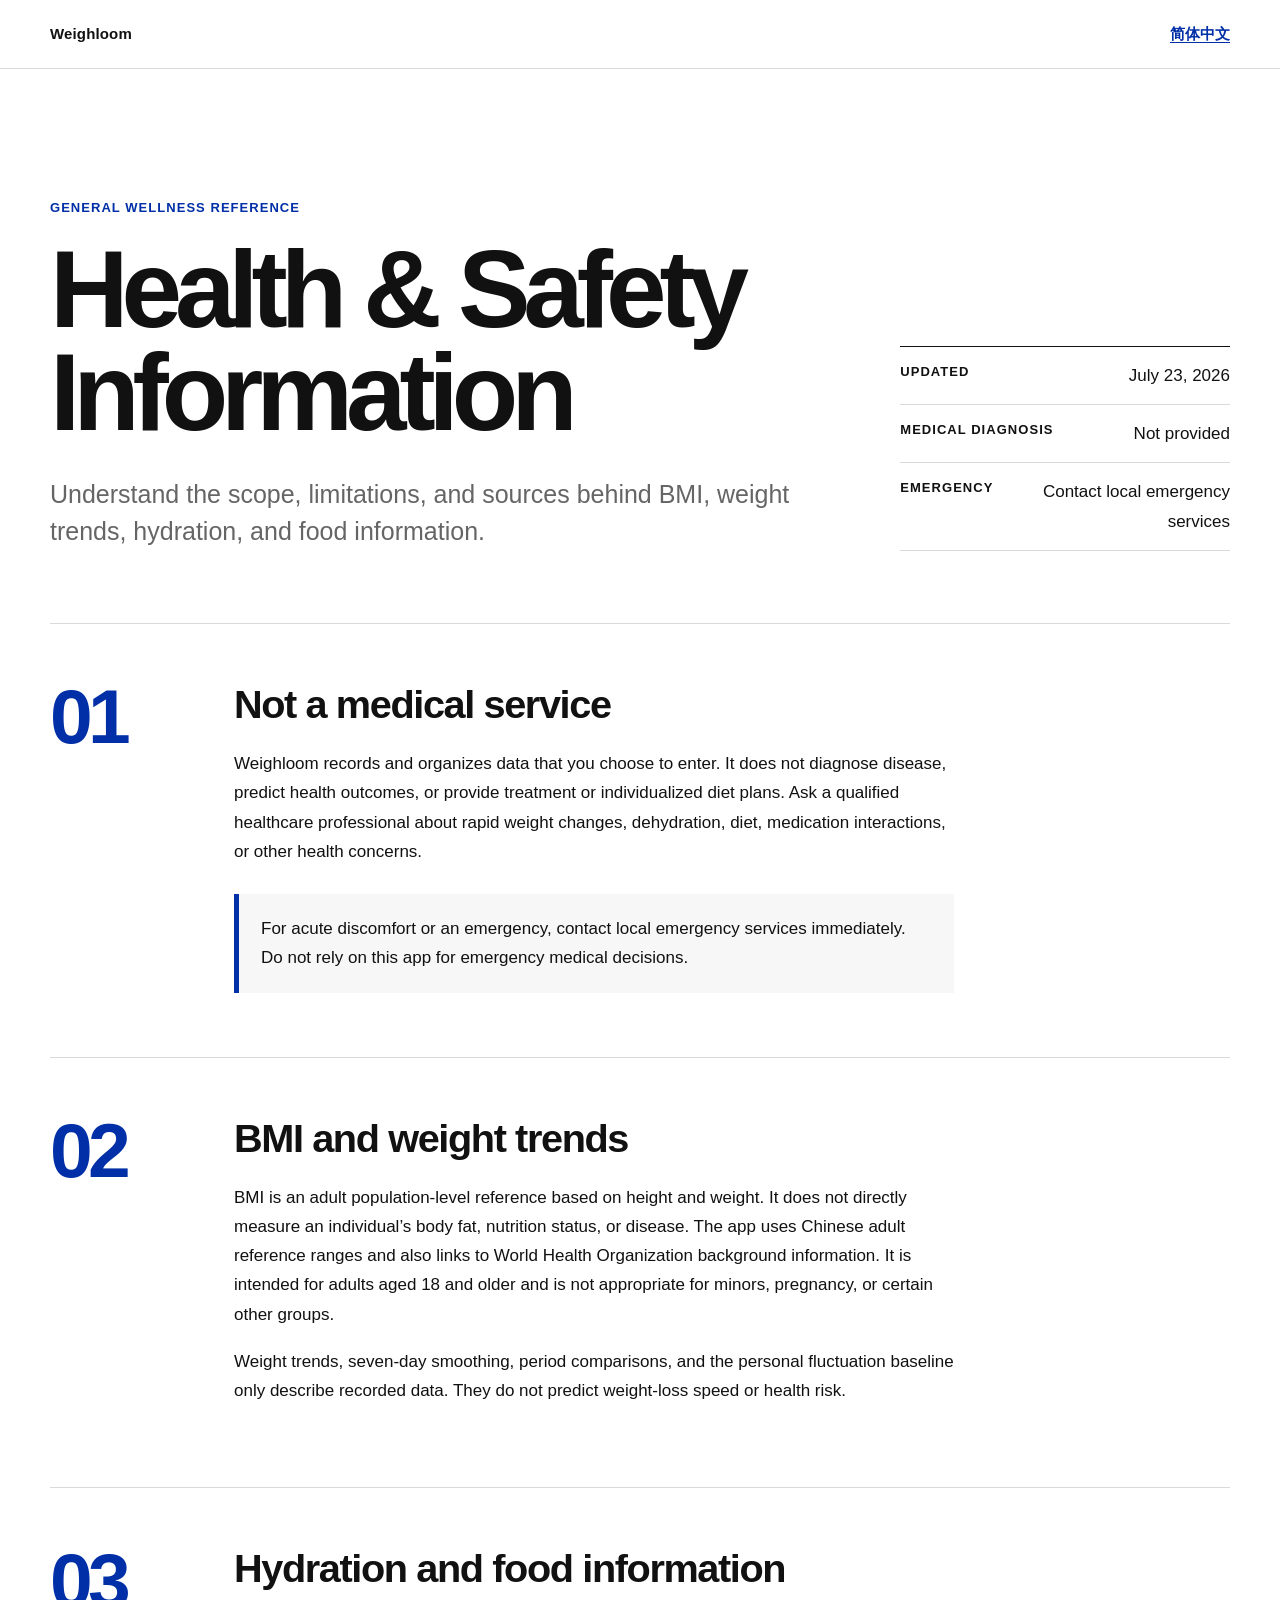
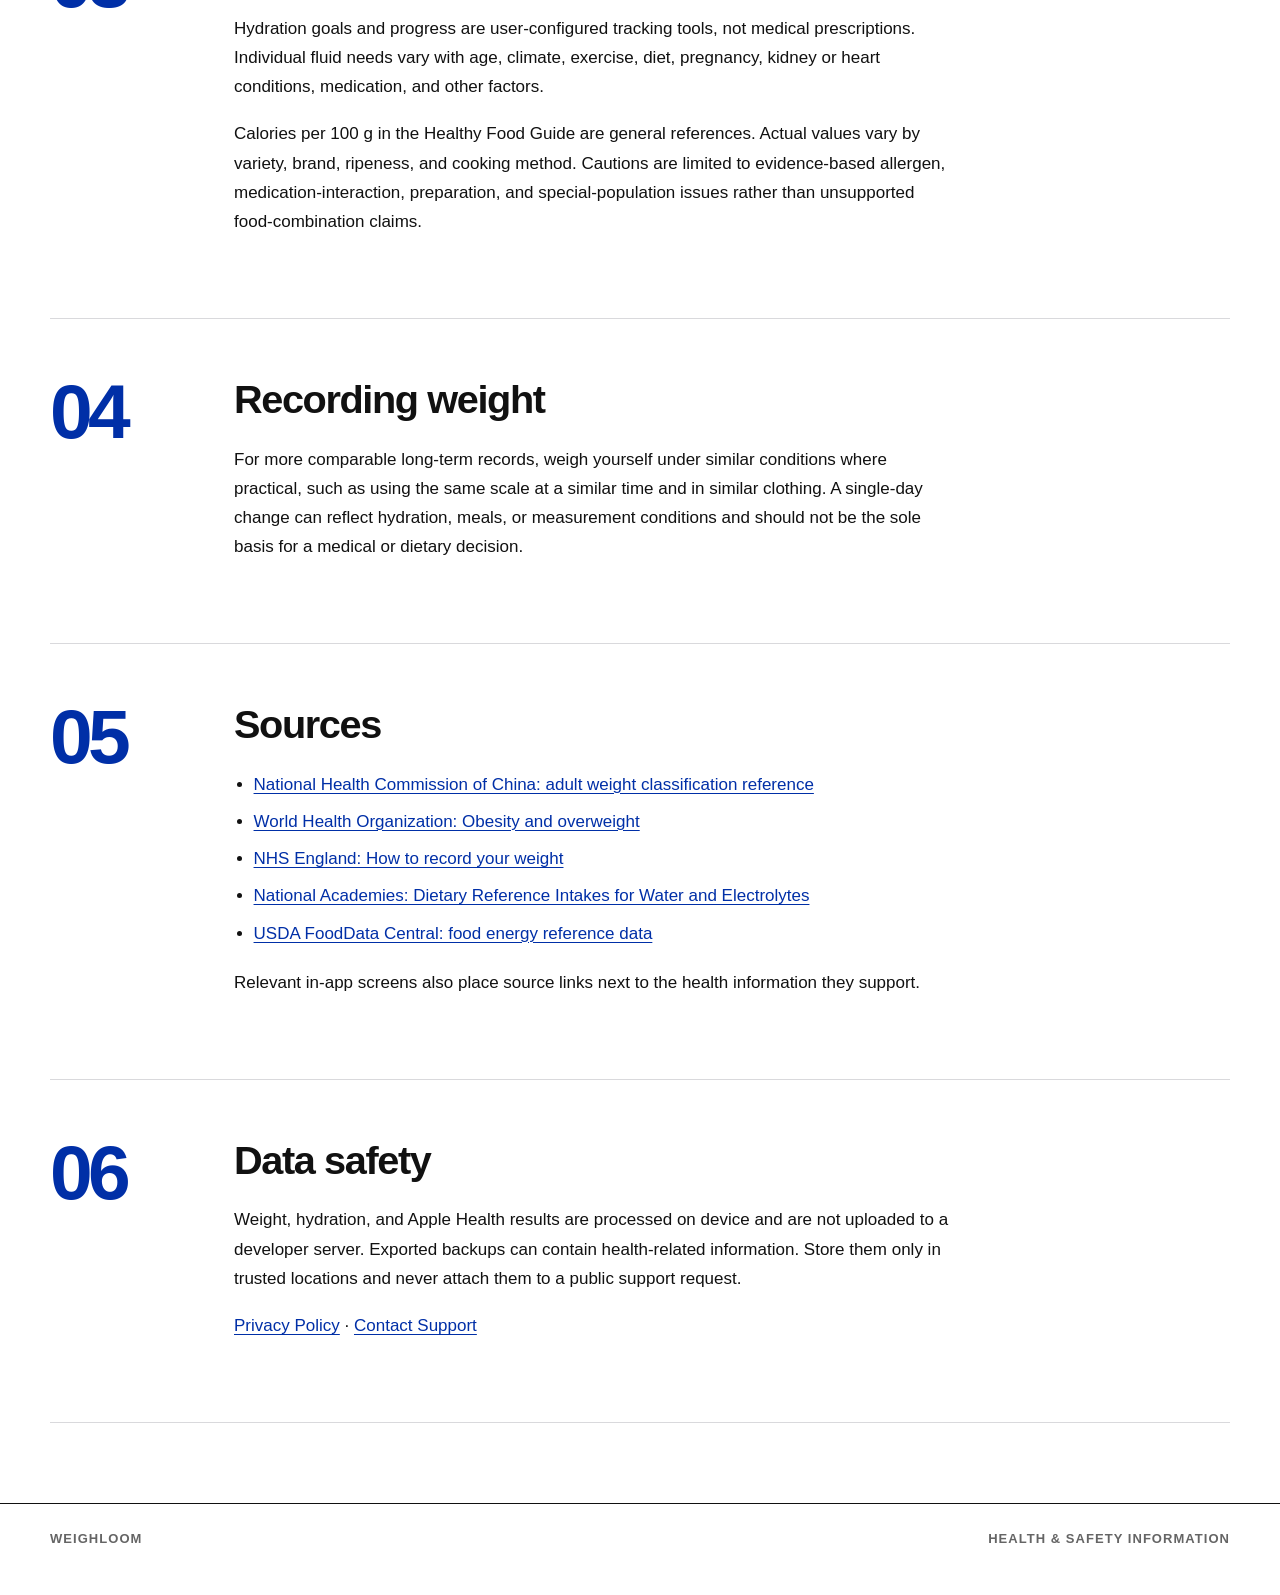
<file: safety/en/index.html>
<!doctype html>
<html lang="en">
<head>
    <meta charset="utf-8">
    <meta name="viewport" content="width=device-width, initial-scale=1">
    <meta name="description" content="Weighloom health and safety information, limitations, and authoritative sources.">
    <meta name="robots" content="index,follow">
    <title>Health &amp; Safety | Weighloom</title>
    <link rel="stylesheet" href="../../privacy/privacy.css">
</head>
<body>
    <a class="skip-link" href="#content">Skip to information</a>
    <header class="topbar"><div class="topbar__inner"><a class="brand" href="../../" aria-label="Weighloom home">Weighloom</a><a class="language-link" href="../" lang="zh-CN" hreflang="zh-CN">简体中文</a></div></header>

    <main id="content" class="page">
        <section class="hero" aria-labelledby="page-title">
            <div><p class="eyebrow">General wellness reference</p><h1 id="page-title">Health &amp; Safety Information</h1><p class="lead">Understand the scope, limitations, and sources behind BMI, weight trends, hydration, and food information.</p></div>
            <dl class="meta" aria-label="Safety information"><div class="meta__row"><dt>Updated</dt><dd>July 23, 2026</dd></div><div class="meta__row"><dt>Medical diagnosis</dt><dd>Not provided</dd></div><div class="meta__row"><dt>Emergency</dt><dd>Contact local emergency services</dd></div></dl>
        </section>

        <div class="policy">
            <section class="policy-section" aria-labelledby="section-01"><div class="section-number" aria-hidden="true">01</div><div>
                <h2 id="section-01">Not a medical service</h2>
                <p>Weighloom records and organizes data that you choose to enter. It does not diagnose disease, predict health outcomes, or provide treatment or individualized diet plans. Ask a qualified healthcare professional about rapid weight changes, dehydration, diet, medication interactions, or other health concerns.</p>
                <div class="notice">For acute discomfort or an emergency, contact local emergency services immediately. Do not rely on this app for emergency medical decisions.</div>
            </div></section>

            <section class="policy-section" aria-labelledby="section-02"><div class="section-number" aria-hidden="true">02</div><div>
                <h2 id="section-02">BMI and weight trends</h2>
                <p>BMI is an adult population-level reference based on height and weight. It does not directly measure an individual’s body fat, nutrition status, or disease. The app uses Chinese adult reference ranges and also links to World Health Organization background information. It is intended for adults aged 18 and older and is not appropriate for minors, pregnancy, or certain other groups.</p>
                <p>Weight trends, seven-day smoothing, period comparisons, and the personal fluctuation baseline only describe recorded data. They do not predict weight-loss speed or health risk.</p>
            </div></section>

            <section class="policy-section" aria-labelledby="section-03"><div class="section-number" aria-hidden="true">03</div><div>
                <h2 id="section-03">Hydration and food information</h2>
                <p>Hydration goals and progress are user-configured tracking tools, not medical prescriptions. Individual fluid needs vary with age, climate, exercise, diet, pregnancy, kidney or heart conditions, medication, and other factors.</p>
                <p>Calories per 100 g in the Healthy Food Guide are general references. Actual values vary by variety, brand, ripeness, and cooking method. Cautions are limited to evidence-based allergen, medication-interaction, preparation, and special-population issues rather than unsupported food-combination claims.</p>
            </div></section>

            <section class="policy-section" aria-labelledby="section-04"><div class="section-number" aria-hidden="true">04</div><div>
                <h2 id="section-04">Recording weight</h2>
                <p>For more comparable long-term records, weigh yourself under similar conditions where practical, such as using the same scale at a similar time and in similar clothing. A single-day change can reflect hydration, meals, or measurement conditions and should not be the sole basis for a medical or dietary decision.</p>
            </div></section>

            <section class="policy-section" aria-labelledby="section-05"><div class="section-number" aria-hidden="true">05</div><div>
                <h2 id="section-05">Sources</h2>
                <ul>
                    <li><a href="https://www.nhc.gov.cn/wjw/yingyang/201308/a233d450fdbc47c5ad4f08b7e394d1e8.shtml" rel="noreferrer">National Health Commission of China: adult weight classification reference</a></li>
                    <li><a href="https://www.who.int/news-room/fact-sheets/detail/obesity-and-overweight" rel="noreferrer">World Health Organization: Obesity and overweight</a></li>
                    <li><a href="https://www.england.nhs.uk/long-read/how-to-record-your-weight/" rel="noreferrer">NHS England: How to record your weight</a></li>
                    <li><a href="https://nap.nationalacademies.org/read/10925/chapter/2" rel="noreferrer">National Academies: Dietary Reference Intakes for Water and Electrolytes</a></li>
                    <li><a href="https://fdc.nal.usda.gov/" rel="noreferrer">USDA FoodData Central: food energy reference data</a></li>
                </ul>
                <p>Relevant in-app screens also place source links next to the health information they support.</p>
            </div></section>

            <section class="policy-section" aria-labelledby="section-06"><div class="section-number" aria-hidden="true">06</div><div>
                <h2 id="section-06">Data safety</h2>
                <p>Weight, hydration, and Apple Health results are processed on device and are not uploaded to a developer server. Exported backups can contain health-related information. Store them only in trusted locations and never attach them to a public support request.</p>
                <p><a href="../../privacy/en/">Privacy Policy</a> · <a href="../../support/en/">Contact Support</a></p>
            </div></section>
        </div>
    </main>

    <footer class="footer"><div class="footer__inner"><p>Weighloom</p><p>Health &amp; Safety Information</p></div></footer>
</body>
</html>
</file>
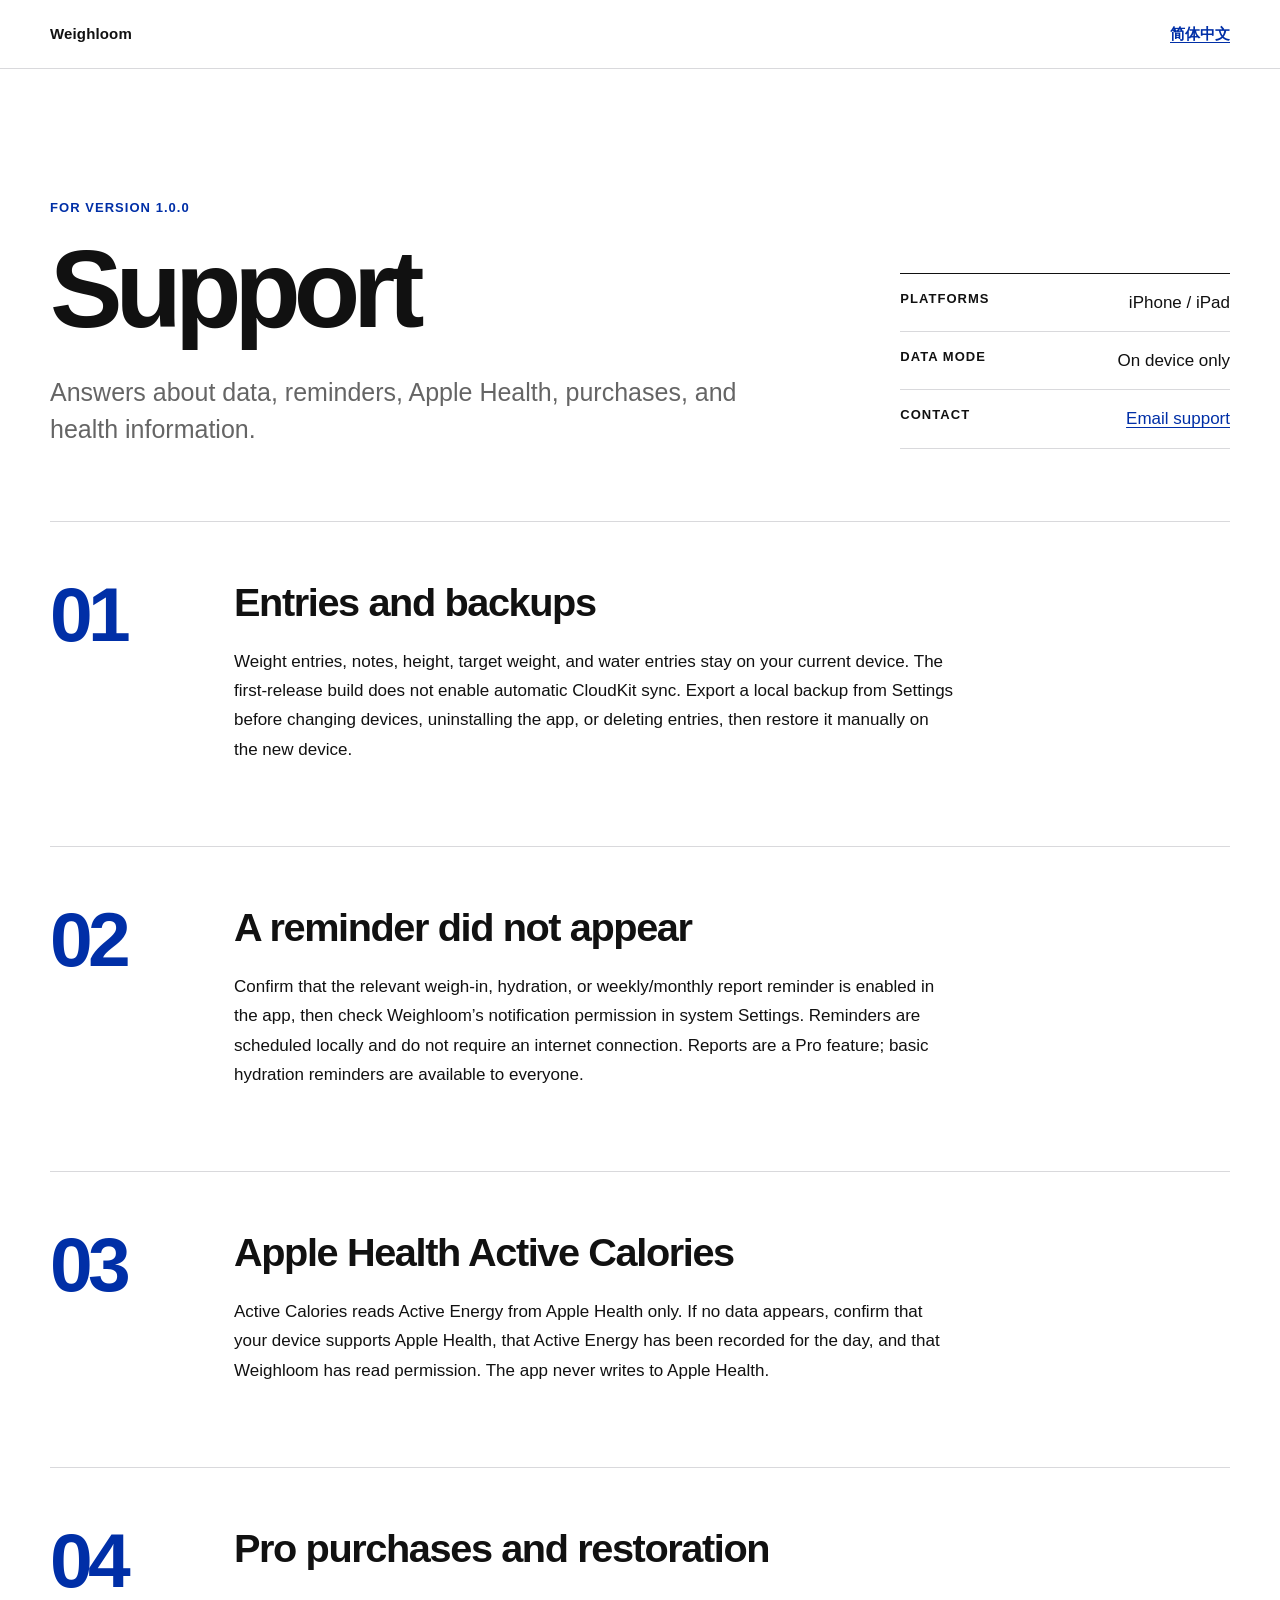
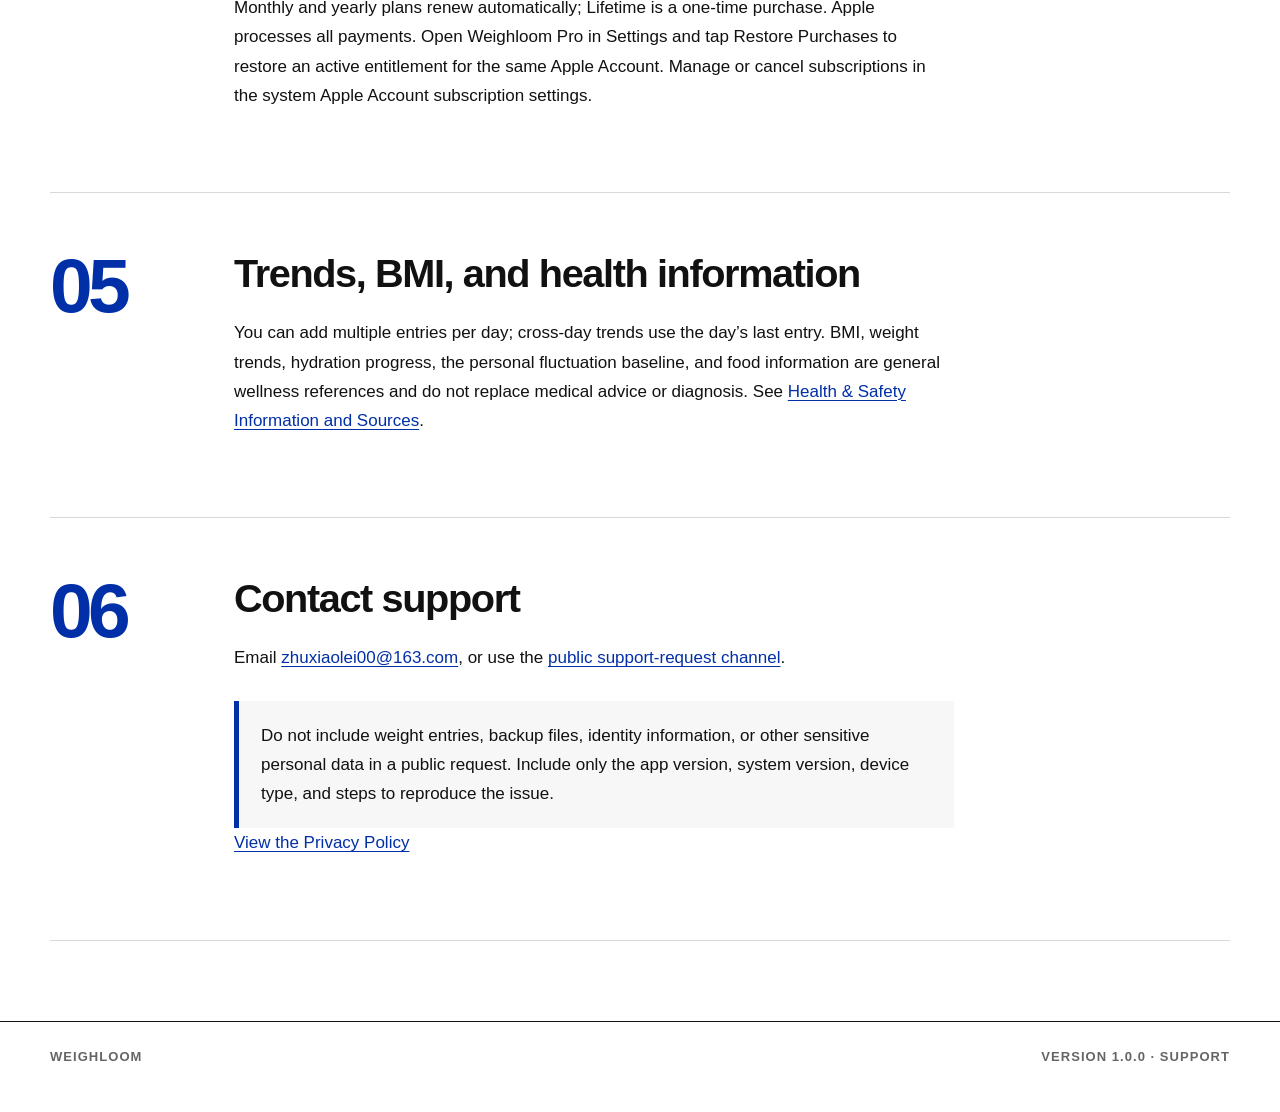
<file: support/en/index.html>
<!doctype html>
<html lang="en">
<head>
    <meta charset="utf-8">
    <meta name="viewport" content="width=device-width, initial-scale=1">
    <meta name="description" content="Weighloom support, frequently asked questions, purchase restoration, and feedback.">
    <meta name="robots" content="index,follow">
    <title>Support | Weighloom</title>
    <link rel="stylesheet" href="../../privacy/privacy.css">
</head>
<body>
    <a class="skip-link" href="#content">Skip to support</a>
    <header class="topbar"><div class="topbar__inner"><a class="brand" href="../../" aria-label="Weighloom home">Weighloom</a><a class="language-link" href="../" lang="zh-CN" hreflang="zh-CN">简体中文</a></div></header>

    <main id="content" class="page">
        <section class="hero" aria-labelledby="page-title">
            <div><p class="eyebrow">For version 1.0.0</p><h1 id="page-title">Support</h1><p class="lead">Answers about data, reminders, Apple Health, purchases, and health information.</p></div>
            <dl class="meta" aria-label="Support information">
                <div class="meta__row"><dt>Platforms</dt><dd>iPhone / iPad</dd></div>
                <div class="meta__row"><dt>Data mode</dt><dd>On device only</dd></div>
                <div class="meta__row"><dt>Contact</dt><dd><a href="mailto:zhuxiaolei00@163.com">Email support</a></dd></div>
            </dl>
        </section>

        <div class="policy">
            <section class="policy-section" aria-labelledby="section-01"><div class="section-number" aria-hidden="true">01</div><div>
                <h2 id="section-01">Entries and backups</h2>
                <p>Weight entries, notes, height, target weight, and water entries stay on your current device. The first-release build does not enable automatic CloudKit sync. Export a local backup from Settings before changing devices, uninstalling the app, or deleting entries, then restore it manually on the new device.</p>
            </div></section>

            <section class="policy-section" aria-labelledby="section-02"><div class="section-number" aria-hidden="true">02</div><div>
                <h2 id="section-02">A reminder did not appear</h2>
                <p>Confirm that the relevant weigh-in, hydration, or weekly/monthly report reminder is enabled in the app, then check Weighloom’s notification permission in system Settings. Reminders are scheduled locally and do not require an internet connection. Reports are a Pro feature; basic hydration reminders are available to everyone.</p>
            </div></section>

            <section class="policy-section" aria-labelledby="section-03"><div class="section-number" aria-hidden="true">03</div><div>
                <h2 id="section-03">Apple Health Active Calories</h2>
                <p>Active Calories reads Active Energy from Apple Health only. If no data appears, confirm that your device supports Apple Health, that Active Energy has been recorded for the day, and that Weighloom has read permission. The app never writes to Apple Health.</p>
            </div></section>

            <section class="policy-section" aria-labelledby="section-04"><div class="section-number" aria-hidden="true">04</div><div>
                <h2 id="section-04">Pro purchases and restoration</h2>
                <p>Monthly and yearly plans renew automatically; Lifetime is a one-time purchase. Apple processes all payments. Open Weighloom Pro in Settings and tap Restore Purchases to restore an active entitlement for the same Apple Account. Manage or cancel subscriptions in the system Apple Account subscription settings.</p>
            </div></section>

            <section class="policy-section" aria-labelledby="section-05"><div class="section-number" aria-hidden="true">05</div><div>
                <h2 id="section-05">Trends, BMI, and health information</h2>
                <p>You can add multiple entries per day; cross-day trends use the day’s last entry. BMI, weight trends, hydration progress, the personal fluctuation baseline, and food information are general wellness references and do not replace medical advice or diagnosis. See <a href="../../safety/en/">Health &amp; Safety Information and Sources</a>.</p>
            </div></section>

            <section class="policy-section" aria-labelledby="section-06"><div class="section-number" aria-hidden="true">06</div><div>
                <h2 id="section-06">Contact support</h2>
                <p>Email <a href="mailto:zhuxiaolei00@163.com">zhuxiaolei00@163.com</a>, or use the <a href="https://github.com/Zenchronix/weighloom-site/issues/new?title=Weighloom%20Support%3A%20" rel="noreferrer">public support-request channel</a>.</p>
                <div class="notice">Do not include weight entries, backup files, identity information, or other sensitive personal data in a public request. Include only the app version, system version, device type, and steps to reproduce the issue.</div>
                <p><a href="../../privacy/en/">View the Privacy Policy</a></p>
            </div></section>
        </div>
    </main>

    <footer class="footer"><div class="footer__inner"><p>Weighloom</p><p>Version 1.0.0 · Support</p></div></footer>
</body>
</html>
</file>
<file: privacy/privacy.css>
:root {
    color-scheme: light;
    --surface: #ffffff;
    --surface-muted: #f7f7f8;
    --ink: #111111;
    --muted: #656565;
    --line: #d9d9dc;
    --accent: #002fa7;
    --content: 1180px;
}

* {
    box-sizing: border-box;
}

html {
    scroll-behavior: smooth;
}

body {
    margin: 0;
    background: var(--surface);
    color: var(--ink);
    font-family: "Helvetica Neue", Helvetica, Arial, system-ui, sans-serif;
    font-size: 17px;
    line-height: 1.72;
    -webkit-font-smoothing: antialiased;
}

a {
    color: var(--accent);
    text-decoration-thickness: 1px;
    text-underline-offset: 0.18em;
}

a:hover {
    text-decoration-thickness: 2px;
}

a:focus-visible {
    outline: 3px solid var(--accent);
    outline-offset: 4px;
}

.skip-link {
    position: fixed;
    top: 10px;
    left: 10px;
    z-index: 20;
    padding: 8px 12px;
    background: var(--accent);
    color: #ffffff;
    transform: translateY(-160%);
}

.skip-link:focus {
    transform: translateY(0);
}

.topbar {
    border-bottom: 1px solid var(--line);
}

.topbar__inner,
.page,
.footer__inner {
    width: min(calc(100% - 40px), var(--content));
    margin-inline: auto;
}

.topbar__inner {
    min-height: 68px;
    display: flex;
    align-items: center;
    justify-content: space-between;
    gap: 24px;
}

.brand {
    color: var(--ink);
    font-size: 15px;
    font-weight: 700;
    letter-spacing: 0.01em;
    text-decoration: none;
}

.language-link {
    font-size: 15px;
    font-weight: 600;
}

.hero {
    display: grid;
    grid-template-columns: minmax(0, 1.55fr) minmax(260px, 0.65fr);
    gap: 64px;
    padding: clamp(64px, 10vw, 136px) 0 72px;
    border-bottom: 1px solid var(--line);
}

.eyebrow,
.meta dt,
.summary dt,
.footer {
    font-size: 13px;
    font-weight: 700;
    letter-spacing: 0.08em;
    text-transform: uppercase;
}

.eyebrow {
    margin: 0 0 20px;
    color: var(--accent);
}

h1 {
    max-width: 860px;
    margin: 0;
    font-size: clamp(50px, 8.5vw, 116px);
    font-weight: 700;
    letter-spacing: -0.065em;
    line-height: 0.94;
}

.lead {
    max-width: 760px;
    margin: 32px 0 0;
    color: var(--muted);
    font-size: clamp(19px, 2.2vw, 25px);
    line-height: 1.5;
}

.meta {
    align-self: end;
    margin: 0;
    border-top: 1px solid var(--ink);
}

.meta__row {
    display: grid;
    grid-template-columns: 1fr auto;
    gap: 20px;
    padding: 14px 0;
    border-bottom: 1px solid var(--line);
}

.meta dt,
.meta dd {
    margin: 0;
}

.meta dd {
    text-align: right;
    font-variant-numeric: tabular-nums;
}

.summary {
    display: grid;
    grid-template-columns: repeat(4, minmax(0, 1fr));
    margin: 0;
    background: var(--surface-muted);
    border-bottom: 1px solid var(--line);
}

.summary__item {
    min-height: 150px;
    padding: 24px;
    border-right: 1px solid var(--line);
}

.summary__item:last-child {
    border-right: 0;
}

.summary dt,
.summary dd {
    margin: 0;
}

.summary dt {
    color: var(--muted);
}

.summary dd {
    margin-top: 30px;
    font-size: 21px;
    font-weight: 650;
    line-height: 1.35;
}

.policy {
    counter-reset: policy-section;
}

.policy-section {
    display: grid;
    grid-template-columns: 150px minmax(0, 720px);
    gap: 34px;
    padding: 58px 0 64px;
    border-bottom: 1px solid var(--line);
}

.section-number {
    color: var(--accent);
    font-size: clamp(54px, 6vw, 88px);
    font-weight: 700;
    letter-spacing: -0.06em;
    line-height: 0.9;
    font-variant-numeric: tabular-nums;
}

.policy-section h2 {
    margin: 0 0 22px;
    font-size: clamp(27px, 3.1vw, 40px);
    letter-spacing: -0.035em;
    line-height: 1.14;
}

.policy-section p {
    margin: 0 0 18px;
}

.policy-section ul {
    margin: 0 0 20px;
    padding-left: 1.15em;
}

.policy-section li + li {
    margin-top: 8px;
}

.notice {
    margin-top: 28px;
    padding: 20px 22px;
    border-left: 5px solid var(--accent);
    background: var(--surface-muted);
}

.footer {
    margin-top: 80px;
    color: var(--muted);
    border-top: 1px solid var(--ink);
}

.footer__inner {
    display: flex;
    justify-content: space-between;
    gap: 24px;
    padding: 24px 0 44px;
}

.footer p {
    margin: 0;
}

@media (max-width: 820px) {
    .hero {
        grid-template-columns: 1fr;
        gap: 46px;
    }

    .meta {
        max-width: 520px;
    }

    .summary {
        grid-template-columns: repeat(2, minmax(0, 1fr));
    }

    .summary__item:nth-child(2) {
        border-right: 0;
    }

    .summary__item:nth-child(-n + 2) {
        border-bottom: 1px solid var(--line);
    }

    .policy-section {
        grid-template-columns: 96px minmax(0, 1fr);
    }
}

@media (max-width: 560px) {
    body {
        font-size: 16px;
    }

    .topbar__inner,
    .page,
    .footer__inner {
        width: min(calc(100% - 28px), var(--content));
    }

    .topbar__inner {
        min-height: 60px;
    }

    .hero {
        padding: 54px 0 52px;
    }

    h1 {
        font-size: clamp(46px, 16vw, 72px);
    }

    .summary {
        grid-template-columns: 1fr;
    }

    .summary__item,
    .summary__item:nth-child(2) {
        min-height: 112px;
        border-right: 0;
        border-bottom: 1px solid var(--line);
    }

    .summary__item:last-child {
        border-bottom: 0;
    }

    .summary dd {
        margin-top: 16px;
    }

    .policy-section {
        grid-template-columns: 1fr;
        gap: 20px;
        padding: 44px 0 48px;
    }

    .section-number {
        font-size: 48px;
    }

    .footer__inner {
        flex-direction: column;
    }
}

@media (prefers-reduced-motion: reduce) {
    html {
        scroll-behavior: auto;
    }
}

@media print {
    .topbar,
    .skip-link,
    .language-link {
        display: none;
    }

    .hero {
        padding-top: 24px;
    }

    .policy-section {
        break-inside: avoid;
    }
}
</file>
